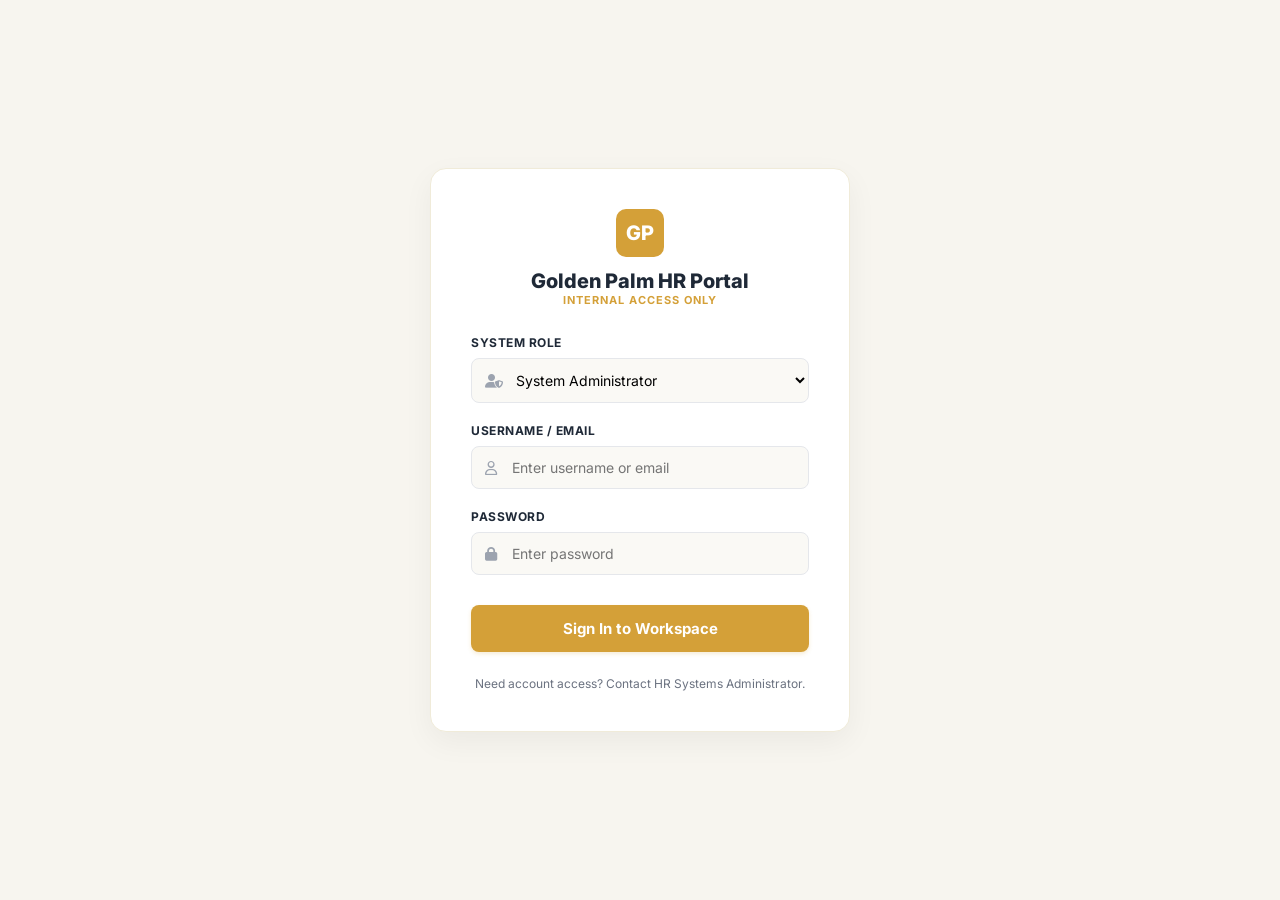
<file: index.html>
<!DOCTYPE html>
<html lang="en">
<head>
    <meta charset="UTF-8">
    <script src="auth-guard.js"></script>
    <meta name="viewport" content="width=device-width, initial-scale=1.0">
    <title>Golden Palm Hotel Control Center - Hotel Workforce Pro</title>
    <!-- FontAwesome Icons -->
    <link rel="stylesheet" href="https://cdnjs.cloudflare.com/ajax/libs/font-awesome/6.4.0/css/all.min.css">
    <!-- Google Fonts -->
    <link rel="stylesheet" href="https://fonts.googleapis.com/css2?family=Inter:wght@300;400;500;600;700;800&family=JetBrains+Mono:wght@400;500;600;700&display=swap">
    <style>
        :root {
            --bg-main: #f5f2eb;
            --sidebar-bg: #1e242d;
            --sidebar-text: #9aa3b0;
            --sidebar-hover: #29303d;
            --gold-primary: #c68a23;
            --gold-hover: #b27a1e;
            --gold-light: #fbf6ea;
            --gold-border: #f2e2be;
            --text-dark: #1b2128;
            --text-muted: #6b7280;
            --card-bg: #ffffff;
            --border-color: #ebe5d8;
            --input-bg: #f7f5ef;
            --danger-color: #dc2626;
            --danger-light: #fef2f2;
        }

        * {
            box-sizing: border-box;
            margin: 0;
            padding: 0;
            font-family: 'Inter', sans-serif;
            font-size: 15px;
        }

        body {
            background-color: var(--bg-main);
            color: var(--text-dark);
            display: flex;
            min-height: 100vh;
        }

        /* Sidebar Navigation */
        .sidebar {
            width: 280px;
            background-color: var(--sidebar-bg);
            display: flex;
            flex-direction: column;
            justify-content: space-between;
            flex-shrink: 0;
        }

        .brand-header {
            padding: 24px 20px;
            display: flex;
            align-items: center;
            gap: 12px;
        }

        .logo-box {
            background-color: var(--gold-primary);
            color: #fff;
            font-weight: 800;
            font-size: 18px;
            width: 42px;
            height: 42px;
            border-radius: 8px;
            display: flex;
            align-items: center;
            justify-content: center;
        }

        .brand-title {
            color: #ffffff;
            font-weight: 700;
            font-size: 18px;
            line-height: 1.2;
        }

        .brand-subtitle {
            color: #8c97a8;
            font-size: 12px;
            text-transform: uppercase;
            letter-spacing: 0.5px;
            font-weight: 600;
        }

        .nav-section {
            padding: 10px 0;
        }

        .section-label {
            color: #556070;
            font-size: 12px;
            font-weight: 700;
            text-transform: uppercase;
            letter-spacing: 1px;
            padding: 12px 24px 6px;
        }

        .nav-item {
            display: flex;
            align-items: center;
            justify-content: space-between;
            padding: 13px 24px;
            color: var(--sidebar-text);
            text-decoration: none;
            font-weight: 500;
            transition: all 0.2s;
            cursor: pointer;
        }

        .nav-item:hover {
            background-color: var(--sidebar-hover);
            color: #ffffff;
        }

        .nav-item.active {
            background-color: rgba(198, 138, 35, 0.15);
            color: var(--gold-primary);
            border-left: 4px solid var(--gold-primary);
        }

        .nav-left {
            display: flex;
            align-items: center;
            gap: 14px;
        }

        .nav-left i {
            width: 20px;
            font-size: 18px;
            text-align: center;
        }

        .nav-tag {
            font-size: 11px;
            background: rgba(255, 255, 255, 0.08);
            padding: 2px 6px;
            border-radius: 4px;
            color: #79879c;
            font-family: 'JetBrains Mono', monospace;
        }

        .sidebar-footer {
            padding: 20px 24px;
            border-top: 1px solid #2b3342;
            display: flex;
            align-items: center;
            gap: 12px;
            cursor: pointer;
            transition: background 0.2s;
        }

        .sidebar-footer:hover {
            background: #252d38;
        }

        .avatar {
            width: 40px;
            height: 40px;
            border-radius: 50%;
            background-color: #384252;
            color: var(--gold-primary);
            display: flex;
            align-items: center;
            justify-content: center;
            font-weight: 700;
            font-size: 15px;
        }

        .user-info {
            display: flex;
            flex-direction: column;
        }

        .user-name {
            color: #ffffff;
            font-size: 15px;
            font-weight: 600;
        }

        .user-role {
            color: var(--sidebar-text);
            font-size: 13px;
        }

        /* Main Workspace Layout */
        .main-wrapper {
            flex-grow: 1;
            display: flex;
            flex-direction: column;
            overflow-x: hidden;
        }

        .top-navbar {
            height: 64px;
            padding: 0 40px;
            display: flex;
            align-items: center;
            justify-content: space-between;
        }

        .breadcrumb {
            font-size: 14px;
            color: #737b88;
        }

        .breadcrumb span {
            color: var(--text-dark);
            font-weight: 600;
        }

        .top-actions {
            display: flex;
            align-items: center;
            gap: 20px;
            position: relative;
        }

        .notification-btn {
            background: none;
            border: none;
            font-size: 20px;
            color: #4b5563;
            cursor: pointer;
            position: relative;
            padding: 6px;
        }

        .notification-btn:hover {
            color: var(--text-dark);
        }

        .top-user-profile {
            display: flex;
            align-items: center;
            gap: 10px;
            cursor: pointer;
            padding: 4px 8px;
            border-radius: 8px;
            transition: background 0.2s;
        }

        .top-user-profile:hover {
            background: rgba(0, 0, 0, 0.04);
        }

        /* Profile Dropdown Menu */
        .dropdown-menu {
            display: none;
            position: absolute;
            top: 50px;
            right: 0;
            background: #ffffff;
            border: 1px solid var(--border-color);
            border-radius: 10px;
            width: 220px;
            box-shadow: 0 10px 20px rgba(0,0,0,0.08);
            z-index: 500;
            overflow: hidden;
        }

        .dropdown-menu.show {
            display: block;
        }

        .dropdown-item {
            padding: 12px 18px;
            display: flex;
            align-items: center;
            gap: 10px;
            color: var(--text-dark);
            text-decoration: none;
            font-size: 14px;
            font-weight: 500;
            cursor: pointer;
            transition: background 0.2s;
        }

        .dropdown-item:hover {
            background-color: var(--input-bg);
        }

        .dropdown-divider {
            height: 1px;
            background: var(--border-color);
        }

        /* Content Container */
        .content-container {
            padding: 10px 40px 40px;
        }

        .dashboard-header {
            display: flex;
            align-items: flex-start;
            justify-content: space-between;
            margin-bottom: 24px;
        }

        .page-subtitle {
            color: var(--gold-primary);
            font-size: 13px;
            font-weight: 700;
            letter-spacing: 1.5px;
            text-transform: uppercase;
            margin-bottom: 6px;
        }

        .page-title {
            font-size: 34px;
            font-weight: 800;
            color: var(--text-dark);
            letter-spacing: -0.5px;
            margin-bottom: 6px;
        }

        .page-description {
            color: #647082;
            font-size: 15px;
        }

        .btn-gold-action {
            background-color: var(--gold-primary);
            color: #ffffff;
            border: none;
            padding: 12px 20px;
            border-radius: 8px;
            font-weight: 700;
            font-size: 14px;
            cursor: pointer;
            display: flex;
            align-items: center;
            gap: 8px;
            box-shadow: 0 2px 4px rgba(198, 138, 35, 0.25);
            transition: background 0.2s;
            text-decoration: none;
        }

        .btn-gold-action:hover {
            background-color: var(--gold-hover);
        }

        /* Top 4 KPI Metrics Row */
        .kpi-row {
            display: grid;
            grid-template-columns: repeat(4, 1fr);
            gap: 20px;
            margin-bottom: 28px;
        }

        .kpi-card {
            background: var(--card-bg);
            border: 1px solid var(--border-color);
            border-radius: 12px;
            padding: 22px;
            display: flex;
            flex-direction: column;
            justify-content: space-between;
            box-shadow: 0 1px 3px rgba(0, 0, 0, 0.02);
            position: relative;
        }

        .kpi-head {
            display: flex;
            align-items: center;
            justify-content: space-between;
            margin-bottom: 16px;
        }

        .kpi-title {
            font-size: 12px;
            font-weight: 700;
            color: #6b7280;
            letter-spacing: 0.8px;
            text-transform: uppercase;
        }

        .kpi-icon-box {
            width: 36px;
            height: 36px;
            border-radius: 8px;
            background-color: #fbf6ea;
            color: var(--gold-primary);
            display: flex;
            align-items: center;
            justify-content: center;
            font-size: 15px;
        }

        .kpi-value {
            font-size: 30px;
            font-weight: 800;
            color: var(--text-dark);
            letter-spacing: -0.5px;
            margin-bottom: 6px;
        }

        .kpi-meta {
            font-size: 13px;
            color: #6b7280;
        }

        .kpi-meta-highlight {
            color: var(--gold-primary);
            font-weight: 600;
        }

        /* Main Dashboard Grid */
        .dashboard-grid {
            display: grid;
            grid-template-columns: 2.2fr 1fr;
            gap: 24px;
        }

        /* Modules Section */
        .modules-panel {
            background: var(--card-bg);
            border: 1px solid var(--border-color);
            border-radius: 12px;
            padding: 24px;
            margin-bottom: 24px;
        }

        .modules-header {
            display: flex;
            align-items: center;
            justify-content: space-between;
            margin-bottom: 4px;
        }

        .panel-heading {
            font-size: 18px;
            font-weight: 700;
            color: var(--text-dark);
        }

        .panel-subtext {
            font-size: 14px;
            color: var(--text-muted);
            margin-bottom: 20px;
        }

        .module-badge-total {
            font-size: 12px;
            font-weight: 600;
            color: #8c97a8;
            font-family: 'JetBrains Mono', monospace;
        }

        .modules-grid {
            display: grid;
            grid-template-columns: repeat(3, 1fr);
            gap: 16px;
        }

        .module-card {
            border: 1px solid var(--border-color);
            border-radius: 10px;
            padding: 18px;
            background-color: #ffffff;
            display: flex;
            flex-direction: column;
            justify-content: space-between;
            min-height: 140px;
            transition: transform 0.2s, border-color 0.2s, box-shadow 0.2s;
            cursor: pointer;
            text-decoration: none;
        }

        .module-card:hover {
            transform: translateY(-2px);
            border-color: var(--gold-primary);
            box-shadow: 0 4px 12px rgba(198, 138, 35, 0.08);
        }

        .module-card-top {
            display: flex;
            justify-content: space-between;
            align-items: flex-start;
            margin-bottom: 12px;
        }

        .module-number {
            font-size: 11px;
            font-weight: 700;
            color: var(--gold-primary);
            font-family: 'JetBrains Mono', monospace;
        }

        .module-icon {
            color: var(--gold-primary);
            font-size: 15px;
        }

        .module-title {
            font-size: 14px;
            font-weight: 700;
            color: var(--text-dark);
            margin-bottom: 4px;
        }

        .module-desc {
            font-size: 12px;
            color: #717d8d;
            line-height: 1.4;
            margin-bottom: 16px;
        }

        .module-link {
            font-size: 12px;
            font-weight: 700;
            color: var(--gold-primary);
            display: flex;
            align-items: center;
            gap: 6px;
        }

        /* Attendance Pulse Panel */
        .attendance-pulse-panel {
            background: var(--card-bg);
            border: 1px solid var(--border-color);
            border-radius: 12px;
            padding: 24px;
        }

        .dept-row {
            display: flex;
            align-items: center;
            justify-content: space-between;
            margin-bottom: 14px;
        }

        .dept-name {
            font-size: 14px;
            font-weight: 600;
            color: var(--text-dark);
            width: 140px;
        }

        .progress-bar-bg {
            flex-grow: 1;
            height: 10px;
            background-color: var(--input-bg);
            border-radius: 6px;
            overflow: hidden;
            margin: 0 16px;
        }

        .progress-fill {
            height: 100%;
            background-color: var(--gold-primary);
            border-radius: 6px;
        }

        .dept-percent {
            font-size: 13px;
            font-weight: 700;
            color: var(--text-dark);
            width: 45px;
            text-align: right;
        }

        /* Right Side Panels */
        .side-panel-box {
            background: var(--card-bg);
            border: 1px solid var(--border-color);
            border-radius: 12px;
            padding: 24px;
            margin-bottom: 24px;
        }

        .feed-item {
            padding: 14px 0;
            border-bottom: 1px solid #f2ece0;
            position: relative;
            padding-left: 18px;
        }

        .feed-item:last-child {
            border-bottom: none;
            padding-bottom: 0;
        }

        .feed-dot {
            width: 7px;
            height: 7px;
            background-color: var(--gold-primary);
            border-radius: 50%;
            position: absolute;
            left: 0;
            top: 20px;
        }

        .feed-title {
            font-size: 14px;
            font-weight: 700;
            color: var(--text-dark);
            margin-bottom: 3px;
        }

        .feed-desc {
            font-size: 13px;
            color: #6b7280;
            line-height: 1.4;
            margin-bottom: 4px;
        }

        .feed-time {
            font-size: 11px;
            font-family: 'JetBrains Mono', monospace;
            color: #9ca3af;
        }

        /* Quick Actions */
        .action-btn-outline {
            width: 100%;
            background-color: #ffffff;
            border: 1px solid var(--border-color);
            border-radius: 8px;
            padding: 14px 18px;
            margin-bottom: 12px;
            display: flex;
            align-items: center;
            gap: 12px;
            font-weight: 600;
            font-size: 14px;
            color: var(--text-dark);
            cursor: pointer;
            transition: all 0.2s;
            text-decoration: none;
        }

        .action-btn-outline:last-child {
            margin-bottom: 0;
        }

        .action-btn-outline:hover {
            border-color: var(--gold-primary);
            background-color: var(--gold-light);
            color: var(--gold-primary);
        }

        .action-btn-outline i {
            color: var(--gold-primary);
            font-size: 16px;
        }

        /* Modal Structure */
        .modal {
            display: none;
            position: fixed;
            top: 0;
            left: 0;
            width: 100%;
            height: 100%;
            background: rgba(0, 0, 0, 0.45);
            align-items: center;
            justify-content: center;
            z-index: 1000;
        }

        .modal-content {
            background: #fff;
            padding: 28px;
            border-radius: 12px;
            width: 500px;
            max-width: 90%;
            box-shadow: 0 10px 25px rgba(0,0,0,0.15);
        }

        .modal-header {
            font-weight: 700;
            font-size: 20px;
            margin-bottom: 6px;
        }

        .modal-subtext {
            font-size: 14px;
            color: var(--text-muted);
            margin-bottom: 20px;
        }

        .modal-footer {
            display: flex;
            justify-content: flex-end;
            gap: 10px;
            margin-top: 24px;
        }

        .btn-modal-close {
            background: #f3f4f6;
            color: #374151;
            border: none;
            padding: 10px 20px;
            border-radius: 8px;
            cursor: pointer;
            font-weight: 600;
        }
    </style>
</head>
<body>

<!-- Navigation Sidebar -->
<aside class="sidebar">
    <div>
        <div class="brand-header">
            <div class="logo-box">GP</div>
            <div>
                <div class="brand-title">Hotel Workforce Pro</div>
                <div class="brand-subtitle">GOLDEN PALM HOTEL</div>
            </div>
        </div>

        <div class="nav-section">
            <div class="section-label">WORKSPACE</div>
            <a href="index.html" class="nav-item active">
                <div class="nav-left"><i class="fa-solid fa-border-all"></i> Dashboard</div>
            </a>
            <a href="user-access-administration.html" class="nav-item">
                <div class="nav-left"><i class="fa-solid fa-shield-halved"></i> User Access & Administration</div>
                <span class="nav-tag">M1</span>
            </a>
            <a href="employee-profiles.html" class="nav-item">
                <div class="nav-left"><i class="fa-solid fa-user-group"></i> Employee Profiles</div>
                <span class="nav-tag">M2</span>
            </a>
            <a href="attendance-time-tracking.html" class="nav-item">
                <div class="nav-left"><i class="fa-solid fa-calendar-days"></i> Attendance & Time Tracking</div>
                <span class="nav-tag">M3</span>
            </a>
            <a href="leave-management.html" class="nav-item">
                <div class="nav-left"><i class="fa-regular fa-clipboard"></i> Leave Management</div>
                <span class="nav-tag">M4</span>
            </a>
            <a href="payroll-payslip-processing.html" class="nav-item">
                <div class="nav-left"><i class="fa-solid fa-file-invoice-dollar"></i> Payroll & Payslip Processing</div>
                <span class="nav-tag">M5</span>
            </a>
            <a href="performance-management.html" class="nav-item">
                <div class="nav-left"><i class="fa-solid fa-clipboard-check"></i> Performance Management</div>
                <span class="nav-tag">M6</span>
            </a>
            <a href="reporting-analytics.html" class="nav-item">
                <div class="nav-left"><i class="fa-solid fa-chart-line"></i> Reporting & Analytics</div>
                <span class="nav-tag">M7</span>
            </a>
        </div>

        <div class="nav-section">
            <div class="section-label">PERSONAL</div>
            <a href="my-profile.html" class="nav-item">
                <div class="nav-left"><i class="fa-regular fa-user"></i> My Profile</div>
            </a>
            <a href="account-security.html" class="nav-item">
                <div class="nav-left"><i class="fa-solid fa-lock"></i> Account Security</div>
            </a>
        </div>
    </div>

    <div class="sidebar-footer" onclick="toggleDropdown()">
        <div class="avatar">DJ</div>
        <div class="user-info">
            <div class="user-name">Dilhani Jayasinghe</div>
            <div class="user-role">System Admin</div>
        </div>
    </div>
</aside>

<!-- Main Workspace -->
<main class="main-wrapper">
    <header class="top-navbar">
        <div class="breadcrumb">
            Golden Palm / <span>Dashboard</span>
        </div>
        <div class="top-actions">
            <button class="notification-btn" onclick="openModal('Notifications', 'Active Alert Summary', '1. Engineering team attendance alert triggered.<br>2. August payroll cycle awaiting manager sign-off.')">
                <i class="fa-regular fa-bell"></i>
            </button>

            <div class="top-user-profile" onclick="toggleDropdown()">
                <div style="text-align: right;">
                    <div style="font-size: 15px; font-weight: 600;">Dilhani Jayasinghe</div>
                    <div style="font-size: 13px; color: var(--text-muted);">System Admin</div>
                </div>
                <div class="avatar" style="background-color: #e2e8f0; color: #475569;">DJ</div>
                <i class="fa-solid fa-chevron-down" style="font-size: 12px; color: #94a3b8;"></i>
            </div>

            <!-- Dropdown Menu -->
            <div class="dropdown-menu" id="profileDropdown">
                <a href="my-profile.html" class="dropdown-item">
                    <i class="fa-regular fa-user"></i> My Profile
                </a>
                <a href="account-security.html" class="dropdown-item">
                    <i class="fa-solid fa-lock"></i> Account Security
                </a>
                <div class="dropdown-divider"></div>
                <a href="login.html" class="dropdown-item" style="color: var(--danger-color);">
                    <i class="fa-solid fa-arrow-right-from-bracket"></i> Sign Out
                </a>
            </div>
        </div>
    </header>

    <section class="content-container">
        <div class="dashboard-header">
            <div>
                <div class="page-subtitle">OPERATIONS OVERVIEW - TUESDAY, 18 AUGUST 2026</div>
                <h1 class="page-title">Golden Palm Hotel Control Center</h1>
                <p class="page-description">A clear view of the people, time and decisions moving the hotel forward today.</p>
            </div>
            <a href="employee-profiles.html" class="btn-gold-action">
                <i class="fa-solid fa-user-group"></i> View workforce
            </a>
        </div>

        <!-- Metric KPI Summary Row -->
        <div class="kpi-row">
            <div class="kpi-card">
                <div class="kpi-head">
                    <span class="kpi-title">Total Workforce</span>
                    <div class="kpi-icon-box"><i class="fa-solid fa-user-group"></i></div>
                </div>
                <div>
                    <div class="kpi-value">184</div>
                    <div class="kpi-meta"><span class="kpi-meta-highlight">+6</span> team members this quarter</div>
                </div>
            </div>

            <div class="kpi-card">
                <div class="kpi-head">
                    <span class="kpi-title">Present Today</span>
                    <div class="kpi-icon-box"><i class="fa-regular fa-calendar-check"></i></div>
                </div>
                <div>
                    <div class="kpi-value">171</div>
                    <div class="kpi-meta">92.9% attendance · <span style="color: #d97706; font-weight: 600;">5 late</span></div>
                </div>
            </div>

            <div class="kpi-card">
                <div class="kpi-head">
                    <span class="kpi-title">Leave Requests</span>
                    <div class="kpi-icon-box"><i class="fa-regular fa-clipboard"></i></div>
                </div>
                <div>
                    <div class="kpi-value">04</div>
                    <div class="kpi-meta"><span class="kpi-meta-highlight">2 need manager review</span></div>
                </div>
            </div>

            <div class="kpi-card">
                <div class="kpi-head">
                    <span class="kpi-title">Payroll This Cycle</span>
                    <div class="kpi-icon-box"><i class="fa-solid fa-coins"></i></div>
                </div>
                <div>
                    <div class="kpi-value">LKR 4.28M</div>
                    <div class="kpi-meta">August batch · <span style="color: #d97706; font-weight: 600;">awaiting approval</span></div>
                </div>
            </div>
        </div>

        <!-- Main Workspace Grid -->
        <div class="dashboard-grid">
            <div>
                <!-- Modules Grid Panel -->
                <div class="modules-panel">
                    <div class="modules-header">
                        <div class="panel-heading">System Modules Directory</div>
                        <span class="module-badge-total">07 modules</span>
                    </div>
                    <div class="panel-subtext">Jump into the workspace you need.</div>

                    <div class="modules-grid">
                        <a href="user-access-administration.html" class="module-card">
                            <div>
                                <div class="module-card-top">
                                    <span class="module-number">M1</span>
                                    <i class="fa-solid fa-shield-halved module-icon"></i>
                                </div>
                                <div class="module-title">User Access & Administration</div>
                                <div class="module-desc">Manage user accounts, roles and access.</div>
                            </div>
                            <div class="module-link">Open module <i class="fa-solid fa-arrow-up-right-from-square" style="font-size: 10px;"></i></div>
                        </a>

                        <a href="employee-profiles.html" class="module-card">
                            <div>
                                <div class="module-card-top">
                                    <span class="module-number">M2</span>
                                    <i class="fa-solid fa-user-group module-icon"></i>
                                </div>
                                <div class="module-title">Employee Profiles</div>
                                <div class="module-desc">Maintain a trusted employee directory.</div>
                            </div>
                            <div class="module-link">Open module <i class="fa-solid fa-arrow-up-right-from-square" style="font-size: 10px;"></i></div>
                        </a>

                        <a href="attendance-time-tracking.html" class="module-card">
                            <div>
                                <div class="module-card-top">
                                    <span class="module-number">M3</span>
                                    <i class="fa-regular fa-calendar-check module-icon"></i>
                                </div>
                                <div class="module-title">Attendance & Time Tracking</div>
                                <div class="module-desc">Monitor daily attendance and time logs.</div>
                            </div>
                            <div class="module-link">Open module <i class="fa-solid fa-arrow-up-right-from-square" style="font-size: 10px;"></i></div>
                        </a>

                        <a href="leave-management.html" class="module-card">
                            <div>
                                <div class="module-card-top">
                                    <span class="module-number">M4</span>
                                    <i class="fa-regular fa-clipboard module-icon"></i>
                                </div>
                                <div class="module-title">Leave Management</div>
                                <div class="module-desc">Review and approve team leave.</div>
                            </div>
                            <div class="module-link">Open module <i class="fa-solid fa-arrow-up-right-from-square" style="font-size: 10px;"></i></div>
                        </a>

                        <a href="payroll-payslip-processing.html" class="module-card">
                            <div>
                                <div class="module-card-top">
                                    <span class="module-number">M5</span>
                                    <i class="fa-regular fa-envelope module-icon"></i>
                                </div>
                                <div class="module-title">Payroll & Payslip Processing</div>
                                <div class="module-desc">Prepare payroll and release payslips.</div>
                            </div>
                            <div class="module-link">Open module <i class="fa-solid fa-arrow-up-right-from-square" style="font-size: 10px;"></i></div>
                        </a>

                        <a href="performance-management.html" class="module-card">
                            <div>
                                <div class="module-card-top">
                                    <span class="module-number">M6</span>
                                    <i class="fa-regular fa-square-check module-icon"></i>
                                </div>
                                <div class="module-title">Performance Management</div>
                                <div class="module-desc">Track reviews and team performance.</div>
                            </div>
                            <div class="module-link">Open module <i class="fa-solid fa-arrow-up-right-from-square" style="font-size: 10px;"></i></div>
                        </a>

                        <a href="reporting-analytics.html" class="module-card">
                            <div>
                                <div class="module-card-top">
                                    <span class="module-number">M7</span>
                                    <i class="fa-solid fa-chart-line module-icon"></i>
                                </div>
                                <div class="module-title">Reporting & Analytics</div>
                                <div class="module-desc">Read the hotel through operational data.</div>
                            </div>
                            <div class="module-link">Open module <i class="fa-solid fa-arrow-up-right-from-square" style="font-size: 10px;"></i></div>
                        </a>
                    </div>
                </div>

                <!-- Attendance Pulse Panel -->
                <div class="attendance-pulse-panel">
                    <div class="panel-heading" style="margin-bottom: 4px;">Attendance pulse</div>
                    <div class="panel-subtext" style="margin-bottom: 20px;">Today by department</div>

                    <div class="dept-row">
                        <span class="dept-name">Front Office</span>
                        <div class="progress-bar-bg"><div class="progress-fill" style="width: 96%;"></div></div>
                        <span class="dept-percent">96%</span>
                    </div>
                    <div class="dept-row">
                        <span class="dept-name">Housekeeping</span>
                        <div class="progress-bar-bg"><div class="progress-fill" style="width: 92%;"></div></div>
                        <span class="dept-percent">92%</span>
                    </div>
                    <div class="dept-row">
                        <span class="dept-name">Food & Beverage</span>
                        <div class="progress-bar-bg"><div class="progress-fill" style="width: 94%;"></div></div>
                        <span class="dept-percent">94%</span>
                    </div>
                    <div class="dept-row">
                        <span class="dept-name">Engineering</span>
                        <div class="progress-bar-bg"><div class="progress-fill" style="width: 88%;"></div></div>
                        <span class="dept-percent">88%</span>
                    </div>
                </div>
            </div>

            <!-- Right Side Section: Feed & Quick Actions -->
            <div>
                <!-- Management Feed -->
                <div class="side-panel-box">
                    <div class="panel-heading" style="margin-bottom: 4px;">Management feed</div>
                    <div class="panel-subtext" style="margin-bottom: 16px;">The latest movement across the hotel</div>

                    <div class="feed-item">
                        <div class="feed-dot"></div>
                        <div class="feed-title">Payroll cycle completed</div>
                        <div class="feed-desc">August payroll was finalized for 184 employees.</div>
                        <div class="feed-time">Today , 09:45</div>
                    </div>

                    <div class="feed-item">
                        <div class="feed-dot"></div>
                        <div class="feed-title">Attendance exception detected</div>
                        <div class="feed-desc">Engineering attendance fell below the 93% alert level.</div>
                        <div class="feed-time">Today , 08:20</div>
                    </div>

                    <div class="feed-item">
                        <div class="feed-dot"></div>
                        <div class="feed-title">Leave request submitted</div>
                        <div class="feed-desc">Nadeesha Fernando requested five days of annual leave.</div>
                        <div class="feed-time">Yesterday , 16:32</div>
                    </div>

                    <div class="feed-item">
                        <div class="feed-dot"></div>
                        <div class="feed-title">Profile updated</div>
                        <div class="feed-desc">A new Finance Manager profile was activated.</div>
                        <div class="feed-time">Yesterday , 14:10</div>
                    </div>
                </div>

                <!-- Quick Actions -->
                <div class="side-panel-box">
                    <div class="panel-heading" style="margin-bottom: 16px;">Quick actions</div>

                    <a href="attendance-time-tracking.html" class="action-btn-outline">
                        <i class="fa-regular fa-calendar-check"></i> Record attendance
                    </a>

                    <a href="leave-management.html" class="action-btn-outline">
                        <i class="fa-regular fa-clipboard"></i> Review leave requests
                    </a>

                    <a href="reporting-analytics.html" class="action-btn-outline">
                        <i class="fa-solid fa-chart-line"></i> Open reports center
                    </a>
                </div>
            </div>
        </div>
    </section>
</main>

<!-- Modal Dialog Window -->
<div class="modal" id="systemModal">
    <div class="modal-content">
        <div class="modal-header" id="modalTitle">System Dialog</div>
        <div class="modal-subtext" id="modalSubtext">Module Information</div>
        <div id="modalBody" style="font-size: 14px; color: var(--text-dark); line-height: 1.5;"></div>
        <div class="modal-footer">
            <button class="btn-modal-close" onclick="closeModal()">Close</button>
        </div>
    </div>
</div>

<!-- Scripting -->
<script>
    function toggleDropdown() {
        const dropdown = document.getElementById('profileDropdown');
        dropdown.classList.toggle('show');
    }

    window.addEventListener('click', function(e) {
        const profileArea = document.querySelector('.top-user-profile');
        const dropdown = document.getElementById('profileDropdown');
        if (!profileArea.contains(e.target)) {
            dropdown.classList.remove('show');
        }
    });

    function openModal(title, subtext, content) {
        document.getElementById('modalTitle').innerText = title;
        document.getElementById('modalSubtext').innerText = subtext;
        document.getElementById('modalBody').innerHTML = content;
        document.getElementById('systemModal').style.display = 'flex';
    }

    function closeModal() {
        document.getElementById('systemModal').style.display = 'none';
    }
</script>
</body>
</html>
</file>
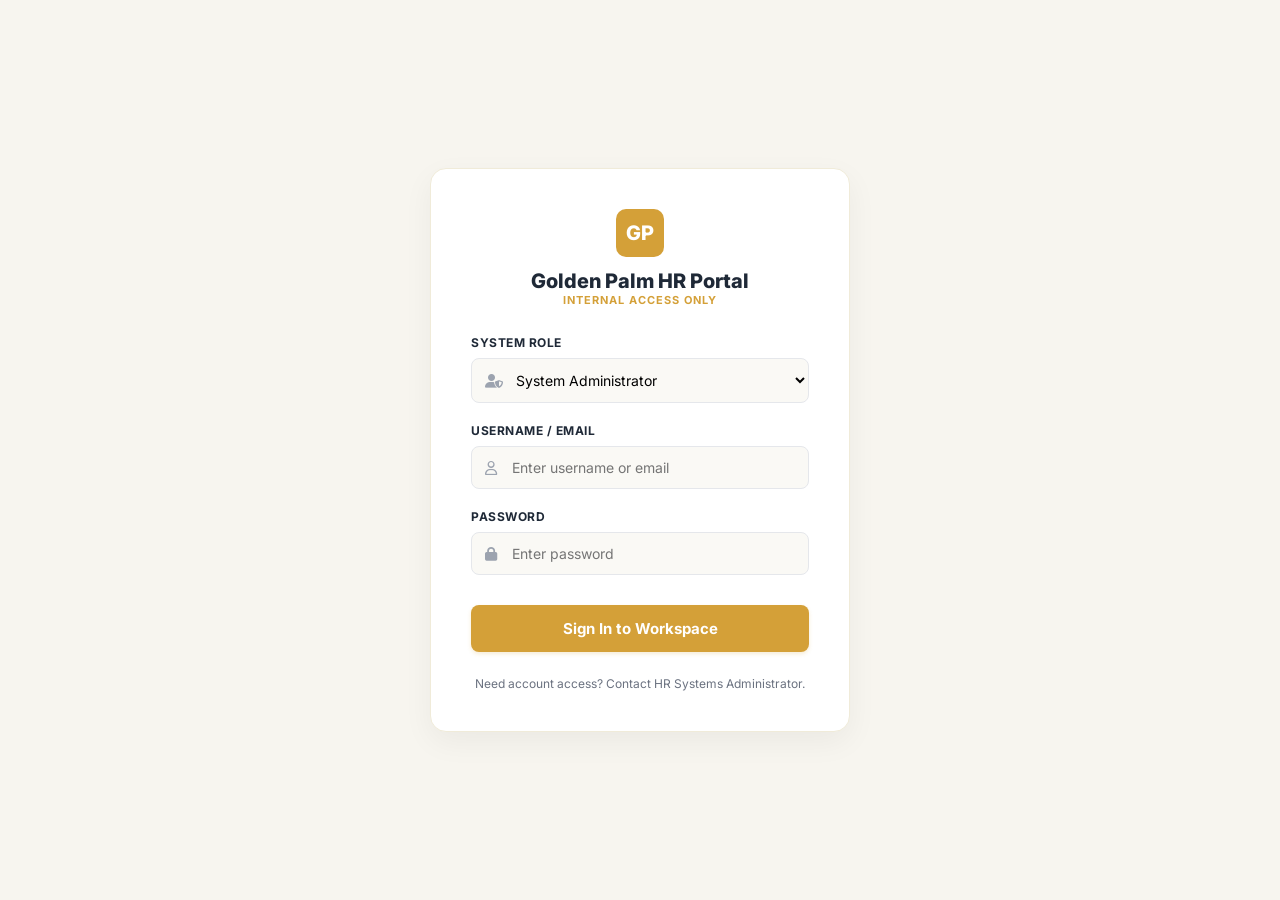
<file: account-security.html>
<!DOCTYPE html>
<html lang="en">
<head>
    <meta charset="UTF-8">
    <script src="auth-guard.js"></script>
    <meta name="viewport" content="width=device-width, initial-scale=1.0">
    <title>Account Security - Hotel Workforce Pro</title>

    <!-- FontAwesome Icons -->
    <link rel="stylesheet" href="https://cdnjs.cloudflare.com/ajax/libs/font-awesome/6.4.0/css/all.min.css">
    <!-- Google Fonts -->
    <link rel="stylesheet" href="https://fonts.googleapis.com/css2?family=Inter:wght@300;400;500;600;700;800&family=JetBrains+Mono:wght@400;500;600;700&display=swap">
    <style>
        :root {
            --bg-main: #f5f2eb;
            --sidebar-bg: #1e242d;
            --sidebar-text: #9aa3b0;
            --sidebar-hover: #29303d;
            --gold-primary: #c68a23;
            --gold-hover: #b27a1e;
            --gold-light: #fbf6ea;
            --gold-border: #f2e2be;
            --text-dark: #1b2128;
            --text-muted: #6b7280;
            --card-bg: #ffffff;
            --border-color: #ebe5d8;
            --input-bg: #f7f5ef;
            --danger-color: #dc2626;
            --danger-light: #fef2f2;
            --danger-border: #fecaca;
        }

        * {
            box-sizing: border-box;
            margin: 0;
            padding: 0;
            font-family: 'Inter', sans-serif;
            font-size: 15px;
        }

        body {
            background-color: var(--bg-main);
            color: var(--text-dark);
            display: flex;
            min-height: 100vh;
        }

        /* Sidebar Navigation */
        .sidebar {
            width: 280px;
            background-color: var(--sidebar-bg);
            display: flex;
            flex-direction: column;
            justify-content: space-between;
            flex-shrink: 0;
        }

        .brand-header {
            padding: 24px 20px;
            display: flex;
            align-items: center;
            gap: 12px;
        }

        .logo-box {
            background-color: var(--gold-primary);
            color: #fff;
            font-weight: 800;
            font-size: 18px;
            width: 42px;
            height: 42px;
            border-radius: 8px;
            display: flex;
            align-items: center;
            justify-content: center;
        }

        .brand-title {
            color: #ffffff;
            font-weight: 700;
            font-size: 18px;
            line-height: 1.2;
        }

        .brand-subtitle {
            color: #8c97a8;
            font-size: 12px;
            text-transform: uppercase;
            letter-spacing: 0.5px;
            font-weight: 600;
        }

        .nav-section {
            padding: 10px 0;
        }

        .section-label {
            color: #556070;
            font-size: 12px;
            font-weight: 700;
            text-transform: uppercase;
            letter-spacing: 1px;
            padding: 12px 24px 6px;
        }

        .nav-item {
            display: flex;
            align-items: center;
            justify-content: space-between;
            padding: 13px 24px;
            color: var(--sidebar-text);
            text-decoration: none;
            font-weight: 500;
            transition: all 0.2s;
            cursor: pointer;
        }

        .nav-item:hover {
            background-color: var(--sidebar-hover);
            color: #ffffff;
        }

        .nav-item.active {
            background-color: rgba(198, 138, 35, 0.15);
            color: var(--gold-primary);
            border-left: 4px solid var(--gold-primary);
        }

        .nav-left {
            display: flex;
            align-items: center;
            gap: 14px;
        }

        .nav-left i {
            width: 20px;
            font-size: 18px;
            text-align: center;
        }

        .nav-tag {
            font-size: 11px;
            background: rgba(255, 255, 255, 0.08);
            padding: 2px 6px;
            border-radius: 4px;
            color: #79879c;
            font-family: 'JetBrains Mono', monospace;
        }

        .sidebar-footer {
            padding: 20px 24px;
            border-top: 1px solid #2b3342;
            display: flex;
            align-items: center;
            gap: 12px;
            cursor: pointer;
        }

        .avatar {
            width: 40px;
            height: 40px;
            border-radius: 50%;
            background-color: #384252;
            color: var(--gold-primary);
            display: flex;
            align-items: center;
            justify-content: center;
            font-weight: 700;
            font-size: 15px;
        }

        .user-info {
            display: flex;
            flex-direction: column;
        }

        .user-name {
            color: #ffffff;
            font-size: 15px;
            font-weight: 600;
        }

        .user-role {
            color: var(--sidebar-text);
            font-size: 13px;
        }

        /* Main Workspace Layout */
        .main-wrapper {
            flex-grow: 1;
            display: flex;
            flex-direction: column;
            overflow-x: hidden;
        }

        .top-navbar {
            height: 64px;
            padding: 0 40px;
            display: flex;
            align-items: center;
            justify-content: space-between;
        }

        .breadcrumb {
            font-size: 14px;
            color: #737b88;
        }

        .breadcrumb span {
            color: var(--text-dark);
            font-weight: 600;
        }

        .top-actions {
            position: relative;
            display: flex;
            align-items: center;
            gap: 20px;
        }

        .notification-btn {
            background: none;
            border: none;
            font-size: 20px;
            color: #4b5563;
            cursor: pointer;
        }

        .top-user-profile {
            display: flex;
            align-items: center;
            gap: 10px;
            cursor: pointer;
        }

        /* Content Container */
        .content-container {
            padding: 10px 40px 40px;
        }

        .page-subtitle {
            color: var(--gold-primary);
            font-size: 13px;
            font-weight: 700;
            letter-spacing: 1.5px;
            text-transform: uppercase;
            margin-bottom: 6px;
        }

        .page-title {
            font-size: 34px;
            font-weight: 800;
            color: var(--text-dark);
            letter-spacing: -0.5px;
            margin-bottom: 6px;
        }

        .page-description {
            color: #647082;
            font-size: 15px;
            margin-bottom: 28px;
        }

        /* Content Grid Layout */
        .security-grid {
            display: grid;
            grid-template-columns: 2fr 1fr;
            gap: 24px;
        }

        .panel-box {
            background: var(--card-bg);
            border-radius: 12px;
            border: 1px solid var(--border-color);
            padding: 28px;
            margin-bottom: 24px;
            box-shadow: 0 1px 3px rgba(0, 0, 0, 0.02);
        }

        .panel-title-sm {
            font-size: 18px;
            font-weight: 700;
            color: var(--text-dark);
            margin-bottom: 4px;
        }

        .panel-desc-sm {
            font-size: 14px;
            color: var(--text-muted);
            margin-bottom: 24px;
        }

        /* Form Styling */
        .form-group {
            display: flex;
            flex-direction: column;
            gap: 8px;
            margin-bottom: 20px;
        }

        .form-row {
            display: grid;
            grid-template-columns: 1fr 1fr;
            gap: 20px;
            margin-bottom: 24px;
        }

        .form-label {
            font-size: 13px;
            font-weight: 700;
            color: var(--text-dark);
        }

        .form-input {
            width: 100%;
            padding: 12px 16px;
            border: 1px solid var(--border-color);
            border-radius: 8px;
            background-color: var(--input-bg);
            font-size: 14px;
            color: var(--text-dark);
            outline: none;
            transition: border-color 0.2s;
        }

        .form-input:focus {
            border-color: var(--gold-primary);
            background-color: #ffffff;
        }

        .btn-primary-wide {
            width: 100%;
            background-color: var(--gold-primary);
            color: #ffffff;
            border: none;
            padding: 14px;
            border-radius: 8px;
            font-weight: 700;
            font-size: 15px;
            cursor: pointer;
            display: flex;
            align-items: center;
            justify-content: center;
            gap: 10px;
            box-shadow: 0 2px 4px rgba(198, 138, 35, 0.25);
            transition: background 0.2s;
        }

        .btn-primary-wide:hover {
            background-color: var(--gold-hover);
        }

        /* Active Sessions List */
        .session-item {
            display: flex;
            align-items: flex-start;
            justify-content: space-between;
            padding: 16px 0;
            border-bottom: 1px solid #f2ece0;
        }

        .session-item:last-child {
            border-bottom: none;
        }

        .session-left {
            display: flex;
            gap: 12px;
        }

        .session-dot {
            width: 8px;
            height: 8px;
            background-color: var(--gold-primary);
            border-radius: 50%;
            margin-top: 6px;
        }

        .session-title {
            font-size: 14px;
            font-weight: 700;
            color: var(--text-dark);
            margin-bottom: 4px;
        }

        .session-details {
            font-size: 12px;
            color: #6b7280;
            line-height: 1.5;
        }

        .session-time {
            font-size: 11px;
            font-family: 'JetBrains Mono', monospace;
            color: #9ca3af;
            margin-top: 2px;
        }

        .session-close-btn {
            background: none;
            border: none;
            color: #9ca3af;
            font-size: 14px;
            cursor: pointer;
            padding: 2px 6px;
            transition: color 0.2s;
        }

        .session-close-btn:hover {
            color: var(--text-dark);
        }

        .btn-signout-other {
            width: 100%;
            background-color: #ffffff;
            color: var(--danger-color);
            border: 1px solid #fecaca;
            padding: 12px;
            border-radius: 8px;
            font-weight: 600;
            font-size: 14px;
            cursor: pointer;
            display: flex;
            align-items: center;
            justify-content: center;
            gap: 8px;
            margin-top: 16px;
            transition: all 0.2s;
        }

        .btn-signout-other:hover {
            background-color: var(--danger-light);
            border-color: var(--danger-color);
        }

        /* Notice Banner Box */
        .info-notice-box {
            background-color: #fbf6ea;
            border: 1px solid var(--gold-border);
            border-radius: 12px;
            padding: 18px 20px;
            display: flex;
            gap: 14px;
            align-items: flex-start;
        }

        .info-notice-box i {
            color: var(--gold-primary);
            font-size: 18px;
            margin-top: 2px;
        }

        .info-notice-text {
            font-size: 13px;
            color: #4b5563;
            line-height: 1.5;
        }

        /* Modal Dialog */
        .modal {
            display: none;
            position: fixed;
            top: 0;
            left: 0;
            width: 100%;
            height: 100%;
            background: rgba(0, 0, 0, 0.45);
            align-items: center;
            justify-content: center;
            z-index: 1000;
        }

        .modal-content {
            background: #fff;
            padding: 28px;
            border-radius: 12px;
            width: 520px;
            max-width: 90%;
            box-shadow: 0 10px 25px rgba(0,0,0,0.15);
        }

        .modal-header {
            font-weight: 700;
            font-size: 20px;
            margin-bottom: 6px;
        }

        .modal-subtext {
            font-size: 14px;
            color: var(--text-muted);
            margin-bottom: 20px;
        }

        .modal-footer {
            display: flex;
            justify-content: flex-end;
            gap: 10px;
            margin-top: 24px;
        }

        .btn-cancel {
            background: #f3f4f6;
            color: #374151;
            border: none;
            padding: 10px 20px;
            border-radius: 8px;
            cursor: pointer;
            font-weight: 600;
        }

        /* Profile Dropdown Menu */
        .dropdown-menu {
            display: none;
            position: absolute;
            top: 50px;
            right: 0;
            background: #ffffff;
            border: 1px solid var(--border-color);
            border-radius: 10px;
            width: 220px;
            box-shadow: 0 10px 20px rgba(0,0,0,0.08);
            z-index: 500;
            overflow: hidden;
        }

        .dropdown-menu.show {
            display: block;
        }

        .dropdown-item {
            padding: 12px 18px;
            display: flex;
            align-items: center;
            gap: 10px;
            color: var(--text-dark);
            text-decoration: none;
            font-size: 14px;
            font-weight: 500;
            cursor: pointer;
            transition: background 0.2s;
        }

        .dropdown-item:hover {
            background-color: var(--input-bg);
        }

        .dropdown-divider {
            height: 1px;
            background: var(--border-color);
        }
    </style>
</head>
<body>

<!-- Left Navigation Sidebar -->
<aside class="sidebar">
    <div>
        <div class="brand-header">
            <div class="logo-box">GP</div>
            <div>
                <div class="brand-title">Hotel Workforce Pro</div>
                <div class="brand-subtitle">GOLDEN PALM HOTEL</div>
            </div>
        </div>

        <div class="nav-section">
            <div class="section-label">WORKSPACE</div>
            <a href="index.html" class="nav-item">
                <div class="nav-left"><i class="fa-solid fa-border-all"></i> Dashboard</div>
            </a>
            <a href="user-access-administration.html" class="nav-item">
                <div class="nav-left"><i class="fa-solid fa-shield-halved"></i> User Access & Administration</div>
                <span class="nav-tag">M1</span>
            </a>
            <a href="employee-profiles.html" class="nav-item">
                <div class="nav-left"><i class="fa-solid fa-user-group"></i> Employee Profiles</div>
                <span class="nav-tag">M2</span>
            </a>
            <a href="attendance-time-tracking.html" class="nav-item">
                <div class="nav-left"><i class="fa-solid fa-calendar-days"></i> Attendance & Time Tracking</div>
                <span class="nav-tag">M3</span>
            </a>
            <a href="leave-management.html" class="nav-item">
                <div class="nav-left"><i class="fa-regular fa-clipboard"></i> Leave Management</div>
                <span class="nav-tag">M4</span>
            </a>
            <a href="payroll-payslip-processing.html" class="nav-item">
                <div class="nav-left"><i class="fa-solid fa-file-invoice-dollar"></i> Payroll & Payslip Processing</div>
                <span class="nav-tag">M5</span>
            </a>
            <a href="performance-management.html" class="nav-item">
                <div class="nav-left"><i class="fa-solid fa-clipboard-check"></i> Performance Management</div>
                <span class="nav-tag">M6</span>
            </a>
            <a href="reporting-analytics.html" class="nav-item">
                <div class="nav-left"><i class="fa-solid fa-chart-line"></i> Reporting & Analytics</div>
                <span class="nav-tag">M7</span>
            </a>
        </div>

        <div class="nav-section">
            <div class="section-label">PERSONAL</div>
            <a href="my-profile.html" class="nav-item">
                <div class="nav-left"><i class="fa-regular fa-user"></i> My Profile</div>
            </a>
            <a href="account-security.html" class="nav-item active">
                <div class="nav-left"><i class="fa-solid fa-lock"></i> Account Security</div>
            </a>
        </div>
    </div>

    <div class="sidebar-footer" onclick="toggleDropdown()">
        <div class="avatar">DJ</div>
        <div class="user-info">
            <div class="user-name">Dilhani Jayasinghe</div>
            <div class="user-role">System Admin</div>
        </div>
    </div>
</aside>

<!-- Main Content Workspace -->
<main class="main-wrapper">
    <header class="top-navbar">
        <div class="breadcrumb">
            Golden Palm / <span>Workspace</span>
        </div>
        <div class="top-actions">
            <button class="notification-btn" onclick="triggerAlert('Notifications', 'No unread alerts.')">
                <i class="fa-regular fa-bell"></i>
            </button>
            <div class="top-user-profile" onclick="toggleDropdown()">
                <div style="text-align: right;">
                    <div style="font-size: 15px; font-weight: 600;" class="user-name">Dilhani Jayasinghe</div>
                    <div style="font-size: 13px; color: var(--text-muted);" class="user-role">System Admin</div>
                </div>
                <div class="avatar" style="background-color: #e2e8f0; color: #475569;">DJ</div>
                <i class="fa-solid fa-chevron-down" style="font-size: 12px; color: #94a3b8;"></i>
            </div>

            <!-- Profile Dropdown Menu -->
            <div class="dropdown-menu" id="profileDropdown">
                <a href="my-profile.html" class="dropdown-item">
                    <i class="fa-regular fa-user"></i> My Profile
                </a>
                <a href="account-security.html" class="dropdown-item">
                    <i class="fa-solid fa-lock"></i> Account Security
                </a>
                <div class="dropdown-divider"></div>
                <a href="login.html" class="dropdown-item" style="color: var(--danger-color);">
                    <i class="fa-solid fa-arrow-right-from-bracket"></i> Sign Out
                </a>
            </div>
        </div>
    </header>

    <section class="content-container">
        <div class="page-subtitle">PERSONAL WORKSPACE - MODULE 1</div>
        <h1 class="page-title">Account Security</h1>
        <p class="page-description">Keep your sign-in details and active sessions under review.</p>

        <div class="security-grid">
            <!-- Left Main Section: Change Password -->
            <div>
                <div class="panel-box">
                    <div class="panel-title-sm">Change password</div>
                    <div class="panel-desc-sm">Use a strong password that you do not reuse elsewhere.</div>

                    <form id="passwordForm" onsubmit="handlePasswordUpdate(event)">
                        <div class="form-group">
                            <label class="form-label">Current password</label>
                            <input type="password" class="form-input" id="currentPassword" required placeholder="••••••••••••">
                        </div>

                        <div class="form-row">
                            <div class="form-group" style="margin-bottom: 0;">
                                <label class="form-label">New password</label>
                                <input type="password" class="form-input" id="newPassword" required placeholder="••••••••••••">
                            </div>
                            <div class="form-group" style="margin-bottom: 0;">
                                <label class="form-label">Confirm new password</label>
                                <input type="password" class="form-input" id="confirmPassword" required placeholder="••••••••••••">
                            </div>
                        </div>

                        <button type="submit" class="btn-primary-wide" style="margin-top: 24px;">
                            <i class="fa-solid fa-key"></i> Update password
                        </button>
                    </form>
                </div>
            </div>

            <!-- Right Side Section: Active Sessions & Prototype Warning -->
            <div>
                <div class="panel-box">
                    <div class="panel-title-sm" style="margin-bottom: 18px;">Active login sessions</div>

                    <div id="sessionList">
                        <div class="session-item" id="session-1">
                            <div class="session-left">
                                <div class="session-dot"></div>
                                <div>
                                    <div class="session-title">This device</div>
                                    <div class="session-details">Chrome · Windows · Colombo</div>
                                    <div class="session-time">Active now</div>
                                </div>
                            </div>
                            <button class="session-close-btn" onclick="terminateSession('session-1', 'This device')"><i class="fa-solid fa-xmark"></i></button>
                        </div>

                        <div class="session-item" id="session-2">
                            <div class="session-left">
                                <div class="session-dot"></div>
                                <div>
                                    <div class="session-title">Mobile session</div>
                                    <div class="session-details">Safari · iPhone · Colombo</div>
                                    <div class="session-time">Last seen 12 min ago</div>
                                </div>
                            </div>
                            <button class="session-close-btn" onclick="terminateSession('session-2', 'Mobile session')"><i class="fa-solid fa-xmark"></i></button>
                        </div>
                    </div>

                    <button class="btn-signout-other" onclick="signOutOtherSessions()">
                        <i class="fa-solid fa-arrow-right-from-bracket"></i> Sign out other sessions
                    </button>
                </div>

                <!-- Additional System Controls Box -->
                <div class="info-notice-box">
                    <i class="fa-regular fa-shield-check"></i>
                    <div class="info-notice-text">
                        Account security controls are synchronized securely with the backend database.
                    </div>
                </div>
            </div>
        </div>
    </section>
</main>

<!-- Modal Dialog for Interactivity -->
<div class="modal" id="systemModal">
    <div class="modal-content">
        <div class="modal-header" id="modalTitle">System Dialog</div>
        <div class="modal-subtext" id="modalSubtext">Account Security</div>
        <div id="modalBody" style="font-size: 14px; color: var(--text-dark);"></div>
        <div class="modal-footer">
            <button class="btn-cancel" onclick="closeModal()">Close</button>
        </div>
    </div>
</div>

<!-- Scripting and Interactivity -->
<script>
    function toggleDropdown() {
        const dropdown = document.getElementById('profileDropdown');
        dropdown.classList.toggle('show');
    }

    window.onclick = function(event) {
        if (!event.target.closest('.top-user-profile') && !event.target.closest('.sidebar-footer')) {
            const dropdowns = document.getElementsByClassName('dropdown-menu');
            for (let i = 0; i < dropdowns.length; i++) {
                dropdowns[i].classList.remove('show');
            }
        }
    };

    function triggerAlert(title, text) {
        document.getElementById('modalTitle').innerText = title;
        document.getElementById('modalSubtext').innerText = text;
        document.getElementById('modalBody').innerHTML = '';
        document.getElementById('systemModal').style.display = 'flex';
    }

    function closeModal() {
        document.getElementById('systemModal').style.display = 'none';
    }

    async function handlePasswordUpdate(e) {
        e.preventDefault();
        const newPass = document.getElementById('newPassword').value;
        const confirmPass = document.getElementById('confirmPassword').value;

        if (newPass !== confirmPass) {
            triggerAlert('Password Error', 'New password and confirm password do not match.');
            return;
        }

        const loggedInUser = sessionStorage.getItem("loggedInUser");

        try {
            const response = await fetch('/api/auth/change-password', {
                method: 'POST',
                headers: {
                    'Content-Type': 'application/json'
                },
                credentials: 'include',
                body: JSON.stringify({
                    username: loggedInUser,
                    newPassword: newPass
                })
            });

            if (response.ok) {
                triggerAlert('Password Updated', 'Your account password has been successfully updated in the database.');
                document.getElementById('passwordForm').reset();
            } else {
                const errText = await response.text();
                triggerAlert('Update Failed', errText || 'Could not update password.');
            }
        } catch (error) {
            triggerAlert('Connection Error', 'A network error occurred: ' + error.message);
        }
    }

    function terminateSession(id, name) {
        const elem = document.getElementById(id);
        if (elem) {
            elem.remove();
            triggerAlert('Session Terminated', `The session "${name}" has been logged out.`);
        }
    }

    function signOutOtherSessions() {
        const mobileSession = document.getElementById('session-2');
        if (mobileSession) {
            mobileSession.remove();
        }
        document.getElementById('modalTitle').innerText = 'Sessions Signed Out';
        document.getElementById('modalSubtext').innerText = 'Active Session Management';
        document.getElementById('modalBody').innerHTML = `
                <p>All active login sessions except your current device have been signed out.</p>
            `;
        document.getElementById('systemModal').style.display = 'flex';
    }
</script>
</body>
</html>
</file>
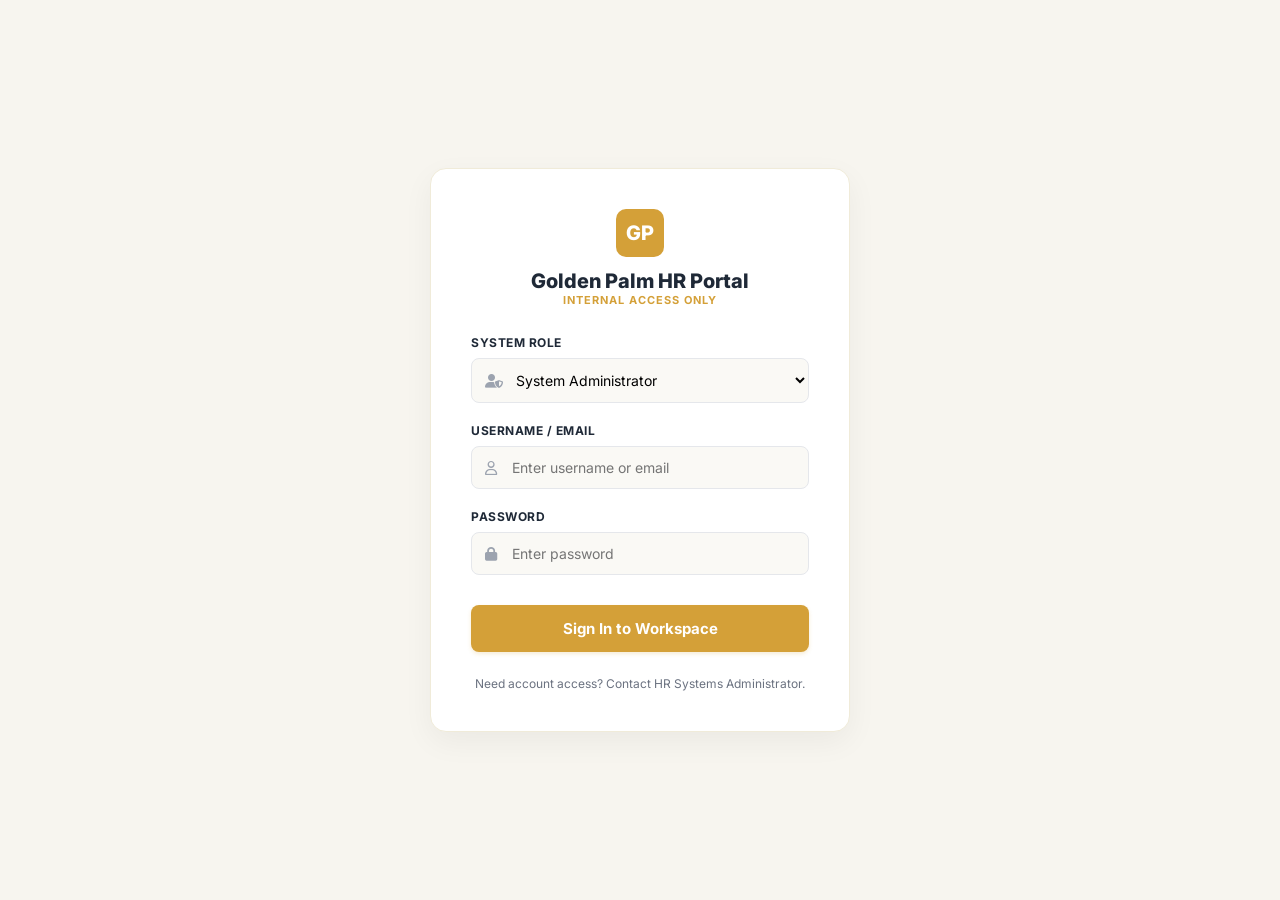
<file: login.html>
<!DOCTYPE html>
<html lang="en">
<head>
    <meta charset="UTF-8">
    <meta name="viewport" content="width=device-width, initial-scale=1.0">
    <title>Login - Hotel Workforce Pro</title>
    <link rel="stylesheet" href="https://cdnjs.cloudflare.com/ajax/libs/font-awesome/6.4.0/css/all.min.css">
    <link rel="stylesheet" href="https://fonts.googleapis.com/css2?family=Inter:wght@300;400;500;600;700;800&display=swap">
    <style>
        :root {
            --bg-main: #f7f5ef;
            --sidebar-bg: #1c222b;
            --gold-primary: #d4a038;
            --text-dark: #1f2937;
            --text-muted: #6b7280;
            --border-color: #f0ebd9;
        }

        * { box-sizing: border-box; margin: 0; padding: 0; font-family: 'Inter', sans-serif; }

        body {
            background-color: var(--bg-main);
            height: 100vh;
            display: flex;
            align-items: center;
            justify-content: center;
        }

        .login-card {
            background: #ffffff;
            border: 1px solid var(--border-color);
            border-radius: 16px;
            width: 420px;
            padding: 40px;
            box-shadow: 0 10px 30px rgba(0,0,0,0.05);
        }

        .brand-header {
            text-align: center;
            margin-bottom: 28px;
        }

        .logo-box {
            background-color: var(--gold-primary);
            color: #fff;
            font-weight: 800;
            font-size: 20px;
            width: 48px;
            height: 48px;
            border-radius: 10px;
            display: flex;
            align-items: center;
            justify-content: center;
            margin: 0 auto 12px;
        }

        .brand-title {
            font-size: 20px;
            font-weight: 800;
            color: var(--text-dark);
        }

        .brand-subtitle {
            color: var(--gold-primary);
            font-size: 11px;
            text-transform: uppercase;
            letter-spacing: 1px;
            font-weight: 700;
        }

        .form-group {
            margin-bottom: 20px;
        }

        .form-group label {
            display: block;
            font-size: 12px;
            font-weight: 700;
            color: var(--text-dark);
            margin-bottom: 8px;
            text-transform: uppercase;
            letter-spacing: 0.5px;
        }

        .input-wrapper {
            position: relative;
        }

        .input-wrapper i {
            position: absolute;
            left: 14px;
            top: 50%;
            transform: translateY(-50%);
            color: #9ca3af;
            font-size: 14px;
        }

        .form-control {
            width: 100%;
            padding: 12px 14px 12px 40px;
            border: 1px solid #e5e7eb;
            border-radius: 8px;
            font-size: 14px;
            outline: none;
            background-color: #faf9f5;
        }

        .form-control:focus {
            border-color: var(--gold-primary);
            background-color: #ffffff;
        }

        select.form-control {
            padding-left: 40px;
            cursor: pointer;
        }

        .btn-login {
            width: 100%;
            background-color: var(--gold-primary);
            color: #ffffff;
            border: none;
            padding: 14px;
            border-radius: 8px;
            font-size: 15px;
            font-weight: 700;
            cursor: pointer;
            box-shadow: 0 2px 4px rgba(212, 160, 56, 0.2);
            transition: opacity 0.2s;
            margin-top: 10px;
        }

        .btn-login:hover { opacity: 0.95; }

        .footer-note {
            text-align: center;
            font-size: 12px;
            color: var(--text-muted);
            margin-top: 24px;
        }
    </style>
</head>
<body>

<div class="login-card">
    <div class="brand-header">
        <div class="logo-box">GP</div>
        <div class="brand-title">Golden Palm HR Portal</div>
        <div class="brand-subtitle">Internal Access Only</div>
    </div>

    <form onsubmit="handleLogin(event)">
        <div class="form-group">
            <label>System Role</label>
            <div class="input-wrapper">
                <i class="fa-solid fa-user-shield"></i>
                <select class="form-control" id="userRole" required>
                    <option value="System Admin">System Administrator</option>
                    <option value="Admin">Admin</option>
                    <option value="HR Manager">HR Manager</option>
                    <option value="Finance Manager">Finance Manager</option>
                    <option value="Department Manager">Department Manager</option>
                    <option value="Staff">Staff / Employee</option>
                </select>
            </div>
        </div>

        <div class="form-group">
            <label>Username / Email</label>
            <div class="input-wrapper">
                <i class="fa-regular fa-user"></i>
                <input type="text" class="form-control" id="loginUsername" placeholder="Enter username or email" required>
            </div>
        </div>

        <div class="form-group">
            <label>Password</label>
            <div class="input-wrapper">
                <i class="fa-solid fa-lock"></i>
                <input type="password" class="form-control" id="loginPassword" placeholder="Enter password" required>
            </div>
        </div>

        <button type="submit" class="btn-login">Sign In to Workspace</button>
    </form>

    <div class="footer-note">
        Need account access? Contact HR Systems Administrator.
    </div>
</div>

<script>
    async function handleLogin(e) {
        e.preventDefault();

        const usernameInput = document.getElementById('loginUsername');
        const passwordInput = document.getElementById('loginPassword');
        const roleSelect = document.getElementById('userRole');

        const payload = {
            username: usernameInput ? usernameInput.value.trim() : '',
            password: passwordInput ? passwordInput.value.trim() : ''
        };

        try {
            const response = await fetch('/api/auth/login', {
                method: 'POST',
                headers: { 'Content-Type': 'application/json' },
                body: JSON.stringify(payload)
            });

            if (response.ok) {
                const data = await response.json();
                sessionStorage.setItem("loggedInUser", data.username || usernameInput.value.trim());
                sessionStorage.setItem("userRole", data.role || roleSelect.value);

                // Redirect directly to Dashboard for all roles
                window.location.href = "index.html";
            } else {
                const errorMsg = await response.text();
                alert("Login failed: " + errorMsg);
            }
        } catch (err) {
            alert("Server connection failed. Please ensure the Spring Boot backend is running.");
        }
    }
</script>
</body>
</html>
</file>
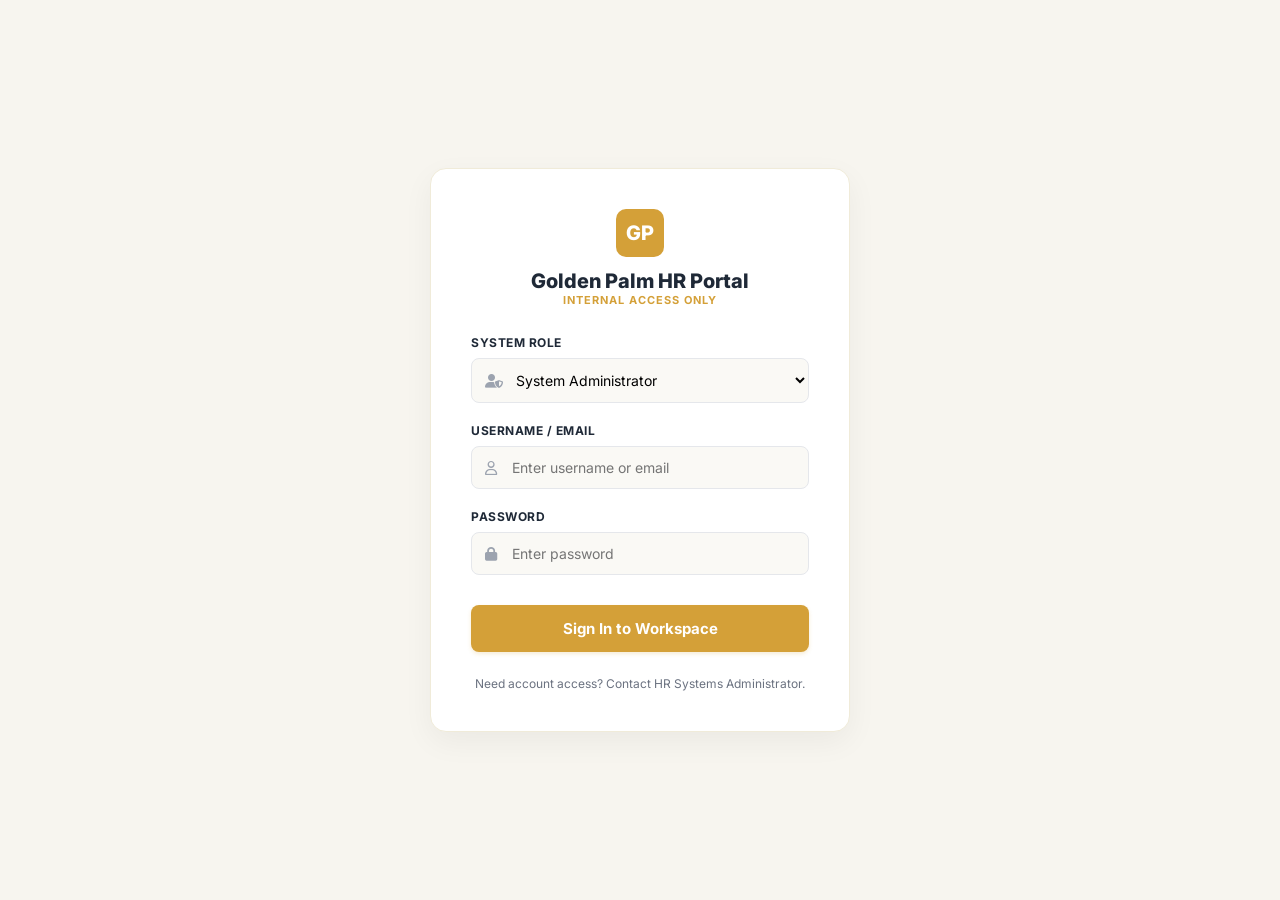
<file: my-profile.html>
<!DOCTYPE html>
<html lang="en">
<head>
    <meta charset="UTF-8">
    <script src="auth-guard.js"></script>
    <meta name="viewport" content="width=device-width, initial-scale=1.0">
    <title>My Profile - Hotel Workforce Pro</title>
    <!-- FontAwesome Icons -->
    <link rel="stylesheet" href="https://cdnjs.cloudflare.com/ajax/libs/font-awesome/6.4.0/css/all.min.css">
    <!-- Google Fonts -->
    <link rel="stylesheet" href="https://fonts.googleapis.com/css2?family=Inter:wght@300;400;500;600;700;800&family=JetBrains+Mono:wght@400;500;600;700&display=swap">
    <style>
        :root {
            --bg-main: #f5f2eb;
            --sidebar-bg: #1e242d;
            --sidebar-text: #9aa3b0;
            --sidebar-hover: #29303d;
            --gold-primary: #c68a23;
            --gold-hover: #b27a1e;
            --gold-light: #fbf6ea;
            --gold-border: #f2e2be;
            --text-dark: #1b2128;
            --text-muted: #6b7280;
            --card-bg: #ffffff;
            --border-color: #ebe5d8;
            --input-bg: #f7f5ef;
            --danger-color: #dc2626;
        }

        * {
            box-sizing: border-box;
            margin: 0;
            padding: 0;
            font-family: 'Inter', sans-serif;
            font-size: 15px;
        }

        body {
            background-color: var(--bg-main);
            color: var(--text-dark);
            display: flex;
            min-height: 100vh;
        }

        .sidebar {
            width: 280px;
            background-color: var(--sidebar-bg);
            display: flex;
            flex-direction: column;
            justify-content: space-between;
            flex-shrink: 0;
        }

        .brand-header {
            padding: 24px 20px;
            display: flex;
            align-items: center;
            gap: 12px;
        }

        .logo-box {
            background-color: var(--gold-primary);
            color: #fff;
            font-weight: 800;
            font-size: 18px;
            width: 42px;
            height: 42px;
            border-radius: 8px;
            display: flex;
            align-items: center;
            justify-content: center;
        }

        .brand-title {
            color: #ffffff;
            font-weight: 700;
            font-size: 18px;
            line-height: 1.2;
        }

        .brand-subtitle {
            color: #8c97a8;
            font-size: 12px;
            text-transform: uppercase;
            letter-spacing: 0.5px;
            font-weight: 600;
        }

        .nav-section {
            padding: 10px 0;
        }

        .section-label {
            color: #556070;
            font-size: 12px;
            font-weight: 700;
            text-transform: uppercase;
            letter-spacing: 1px;
            padding: 12px 24px 6px;
        }

        .nav-item {
            display: flex;
            align-items: center;
            justify-content: space-between;
            padding: 13px 24px;
            color: var(--sidebar-text);
            text-decoration: none;
            font-weight: 500;
            transition: all 0.2s;
            cursor: pointer;
        }

        .nav-item:hover {
            background-color: var(--sidebar-hover);
            color: #ffffff;
        }

        .nav-item.active {
            background-color: rgba(198, 138, 35, 0.15);
            color: var(--gold-primary);
            border-left: 4px solid var(--gold-primary);
        }

        .nav-left {
            display: flex;
            align-items: center;
            gap: 14px;
        }

        .nav-left i {
            width: 20px;
            font-size: 18px;
            text-align: center;
        }

        .nav-tag {
            font-size: 11px;
            background: rgba(255, 255, 255, 0.08);
            padding: 2px 6px;
            border-radius: 4px;
            color: #79879c;
            font-family: 'JetBrains Mono', monospace;
        }

        .sidebar-footer {
            padding: 20px 24px;
            border-top: 1px solid #2b3342;
            display: flex;
            align-items: center;
            gap: 12px;
            cursor: pointer;
            transition: background 0.2s;
        }

        .sidebar-footer:hover {
            background: #252d38;
        }

        .avatar {
            width: 40px;
            height: 40px;
            border-radius: 50%;
            background-color: #384252;
            color: var(--gold-primary);
            display: flex;
            align-items: center;
            justify-content: center;
            font-weight: 700;
            font-size: 15px;
        }

        .user-info {
            display: flex;
            flex-direction: column;
        }

        .user-name {
            color: #ffffff;
            font-size: 15px;
            font-weight: 600;
        }

        .user-role {
            color: var(--sidebar-text);
            font-size: 13px;
        }

        .main-wrapper {
            flex-grow: 1;
            display: flex;
            flex-direction: column;
            overflow-x: hidden;
        }

        .top-navbar {
            height: 64px;
            padding: 0 40px;
            display: flex;
            align-items: center;
            justify-content: space-between;
        }

        .breadcrumb {
            font-size: 14px;
            color: #737b88;
        }

        .breadcrumb span {
            color: var(--text-dark);
            font-weight: 600;
        }

        .top-actions {
            display: flex;
            align-items: center;
            gap: 20px;
            position: relative;
        }

        .notification-btn {
            background: none;
            border: none;
            font-size: 20px;
            color: #4b5563;
            cursor: pointer;
            padding: 6px;
        }

        .notification-btn:hover {
            color: var(--text-dark);
        }

        .top-user-profile {
            display: flex;
            align-items: center;
            gap: 10px;
            cursor: pointer;
            padding: 4px 8px;
            border-radius: 8px;
            transition: background 0.2s;
        }

        .top-user-profile:hover {
            background: rgba(0, 0, 0, 0.04);
        }

        .dropdown-menu {
            display: none;
            position: absolute;
            top: 50px;
            right: 0;
            background: #ffffff;
            border: 1px solid var(--border-color);
            border-radius: 10px;
            width: 220px;
            box-shadow: 0 10px 20px rgba(0,0,0,0.08);
            z-index: 500;
            overflow: hidden;
        }

        .dropdown-menu.show {
            display: block;
        }

        .dropdown-item {
            padding: 12px 18px;
            display: flex;
            align-items: center;
            gap: 10px;
            color: var(--text-dark);
            text-decoration: none;
            font-size: 14px;
            font-weight: 500;
            cursor: pointer;
            transition: background 0.2s;
        }

        .dropdown-item:hover {
            background-color: var(--input-bg);
        }

        .dropdown-divider {
            height: 1px;
            background: var(--border-color);
        }

        .content-container {
            padding: 10px 40px 40px;
        }

        .page-subtitle {
            color: var(--gold-primary);
            font-size: 13px;
            font-weight: 700;
            letter-spacing: 1.5px;
            text-transform: uppercase;
            margin-bottom: 6px;
        }

        .page-title {
            font-size: 34px;
            font-weight: 800;
            color: var(--text-dark);
            letter-spacing: -0.5px;
            margin-bottom: 6px;
        }

        .page-description {
            color: #647082;
            font-size: 15px;
            margin-bottom: 28px;
        }

        .profile-grid {
            display: grid;
            grid-template-columns: 2fr 1fr;
            gap: 24px;
        }

        .panel-box {
            background: var(--card-bg);
            border-radius: 12px;
            border: 1px solid var(--border-color);
            padding: 28px;
            margin-bottom: 24px;
            box-shadow: 0 1px 3px rgba(0, 0, 0, 0.02);
        }

        .profile-header-name {
            font-size: 20px;
            font-weight: 700;
            color: var(--text-dark);
            margin-bottom: 4px;
        }

        .profile-header-role {
            font-size: 14px;
            color: var(--text-muted);
            margin-bottom: 24px;
        }

        .user-card-inline {
            display: flex;
            align-items: center;
            gap: 16px;
            margin-bottom: 24px;
        }

        .large-avatar {
            width: 64px;
            height: 64px;
            border-radius: 50%;
            background-color: #fbf6ea;
            color: var(--gold-primary);
            display: flex;
            align-items: center;
            justify-content: center;
            font-size: 22px;
            font-weight: 800;
            border: 1px solid var(--gold-border);
        }

        .user-card-name {
            font-size: 18px;
            font-weight: 700;
            color: var(--text-dark);
        }

        .user-card-id {
            font-size: 13px;
            color: var(--text-muted);
            font-weight: 500;
            margin-top: 2px;
        }

        .tab-bar {
            display: inline-flex;
            background-color: #f3efe6;
            padding: 4px;
            border-radius: 8px;
            margin-bottom: 28px;
        }

        .tab-btn {
            padding: 8px 18px;
            border: none;
            background: transparent;
            font-size: 14px;
            font-weight: 600;
            color: #6b7280;
            border-radius: 6px;
            cursor: pointer;
            transition: all 0.2s;
        }

        .tab-btn.active {
            background-color: #ffffff;
            color: var(--text-dark);
            box-shadow: 0 1px 3px rgba(0,0,0,0.08);
        }

        .tab-content {
            display: none;
        }

        .tab-content.active {
            display: block;
        }

        .form-row {
            display: grid;
            grid-template-columns: 1fr 1fr;
            gap: 20px;
            margin-bottom: 20px;
        }

        .form-group {
            display: flex;
            flex-direction: column;
            gap: 8px;
            margin-bottom: 16px;
        }

        .form-group.full-width {
            margin-bottom: 24px;
        }

        .form-label {
            font-size: 13px;
            font-weight: 700;
            color: var(--text-dark);
        }

        .form-input, .form-textarea {
            width: 100%;
            padding: 12px 16px;
            border: 1px solid var(--border-color);
            border-radius: 8px;
            background-color: var(--input-bg);
            font-size: 14px;
            color: var(--text-dark);
            outline: none;
            transition: border-color 0.2s;
        }

        .form-input:focus, .form-textarea:focus {
            border-color: var(--gold-primary);
            background-color: #ffffff;
        }

        .form-textarea {
            resize: vertical;
            min-height: 100px;
        }

        .btn-primary-wide {
            width: 100%;
            background-color: var(--gold-primary);
            color: #ffffff;
            border: none;
            padding: 14px;
            border-radius: 8px;
            font-weight: 700;
            font-size: 15px;
            cursor: pointer;
            display: flex;
            align-items: center;
            justify-content: center;
            gap: 10px;
            box-shadow: 0 2px 4px rgba(198, 138, 35, 0.25);
            transition: background 0.2s;
        }

        .btn-primary-wide:hover {
            background-color: var(--gold-hover);
        }

        .panel-title-sm {
            font-size: 16px;
            font-weight: 700;
            color: var(--text-dark);
            margin-bottom: 20px;
        }

        .detail-item {
            display: flex;
            align-items: flex-start;
            gap: 14px;
            padding-bottom: 20px;
            margin-bottom: 20px;
            border-bottom: 1px solid #f2ece0;
        }

        .detail-item:last-child {
            border-bottom: none;
            padding-bottom: 0;
            margin-bottom: 0;
        }

        .detail-icon {
            color: var(--gold-primary);
            background-color: var(--gold-light);
            width: 38px;
            height: 38px;
            border-radius: 8px;
            display: flex;
            align-items: center;
            justify-content: center;
            font-size: 16px;
            border: 1px solid var(--gold-border);
            flex-shrink: 0;
        }

        .detail-label {
            font-size: 14px;
            font-weight: 700;
            color: var(--text-dark);
            margin-bottom: 2px;
        }

        .detail-sub {
            font-size: 12px;
            color: var(--text-muted);
        }

        .session-banner {
            background-color: #fbf8f0;
            border: 1px solid var(--gold-border);
            border-radius: 8px;
            padding: 14px 16px;
            display: flex;
            align-items: center;
            gap: 12px;
            font-size: 13px;
            color: #4b5563;
            margin-bottom: 18px;
        }

        .session-banner i {
            color: var(--gold-primary);
            font-size: 16px;
        }

        .btn-secondary-outline {
            width: 100%;
            background-color: #ffffff;
            color: var(--text-dark);
            border: 1px solid var(--border-color);
            padding: 12px;
            border-radius: 8px;
            font-weight: 600;
            font-size: 14px;
            cursor: pointer;
            transition: all 0.2s;
        }

        .btn-secondary-outline:hover {
            background-color: #f9f8f5;
            border-color: #d1c8b8;
        }

        .modal {
            display: none;
            position: fixed;
            top: 0;
            left: 0;
            width: 100%;
            height: 100%;
            background: rgba(0, 0, 0, 0.45);
            align-items: center;
            justify-content: center;
            z-index: 1000;
        }

        .modal-content {
            background: #fff;
            padding: 28px;
            border-radius: 12px;
            width: 520px;
            max-width: 90%;
            box-shadow: 0 10px 25px rgba(0,0,0,0.15);
        }

        .modal-header {
            font-weight: 700;
            font-size: 20px;
            margin-bottom: 6px;
        }

        .modal-subtext {
            font-size: 14px;
            color: var(--text-muted);
            margin-bottom: 20px;
        }

        .modal-footer {
            display: flex;
            justify-content: flex-end;
            gap: 10px;
            margin-top: 24px;
        }

        .btn-cancel {
            background: #f3f4f6;
            color: #374151;
            border: none;
            padding: 10px 20px;
            border-radius: 8px;
            cursor: pointer;
            font-weight: 600;
        }
    </style>
</head>
<body>

<aside class="sidebar">
    <div>
        <div class="brand-header">
            <div class="logo-box">GP</div>
            <div>
                <div class="brand-title">Hotel Workforce Pro</div>
                <div class="brand-subtitle">GOLDEN PALM HOTEL</div>
            </div>
        </div>

        <div class="nav-section">
            <div class="section-label">WORKSPACE</div>
            <a href="index.html" class="nav-item">
                <div class="nav-left"><i class="fa-solid fa-border-all"></i> Dashboard</div>
            </a>
            <a href="user-access-administration.html" class="nav-item">
                <div class="nav-left"><i class="fa-solid fa-shield-halved"></i> User Access & Administration</div>
                <span class="nav-tag">M1</span>
            </a>
            <a href="employee-profiles.html" class="nav-item">
                <div class="nav-left"><i class="fa-solid fa-user-group"></i> Employee Profiles</div>
                <span class="nav-tag">M2</span>
            </a>
            <a href="attendance-time-tracking.html" class="nav-item">
                <div class="nav-left"><i class="fa-solid fa-calendar-days"></i> Attendance & Time Tracking</div>
                <span class="nav-tag">M3</span>
            </a>
            <a href="leave-management.html" class="nav-item">
                <div class="nav-left"><i class="fa-regular fa-clipboard"></i> Leave Management</div>
                <span class="nav-tag">M4</span>
            </a>
            <a href="payroll-payslip-processing.html" class="nav-item">
                <div class="nav-left"><i class="fa-solid fa-file-invoice-dollar"></i> Payroll & Payslip Processing</div>
                <span class="nav-tag">M5</span>
            </a>
            <a href="performance-management.html" class="nav-item">
                <div class="nav-left"><i class="fa-solid fa-clipboard-check"></i> Performance Management</div>
                <span class="nav-tag">M6</span>
            </a>
            <a href="reporting-analytics.html" class="nav-item">
                <div class="nav-left"><i class="fa-solid fa-chart-line"></i> Reporting & Analytics</div>
                <span class="nav-tag">M7</span>
            </a>
        </div>

        <div class="nav-section">
            <div class="section-label">PERSONAL</div>
            <a href="my-profile.html" class="nav-item active">
                <div class="nav-left"><i class="fa-regular fa-user"></i> My Profile</div>
            </a>
            <a href="account-security.html" class="nav-item">
                <div class="nav-left"><i class="fa-solid fa-lock"></i> Account Security</div>
            </a>
        </div>
    </div>

    <div class="sidebar-footer" onclick="toggleDropdown()">
        <div class="avatar user-initials">DJ</div>
        <div class="user-info">
            <div class="user-name user-name-display">Active User</div>
            <div class="user-role">System Admin</div>
        </div>
    </div>
</aside>

<main class="main-wrapper">
    <header class="top-navbar">
        <div class="breadcrumb">
            Golden Palm / <span>Personal</span>
        </div>
        <div class="top-actions">
            <button class="notification-btn" onclick="triggerAlert('Notifications', 'No unread alerts.')">
                <i class="fa-regular fa-bell"></i>
            </button>
            <div class="top-user-profile" onclick="toggleDropdown()">
                <div style="text-align: right;">
                    <div class="user-name-display" style="font-size: 15px; font-weight: 600;">Active User</div>
                    <div class="user-role" style="font-size: 13px; color: var(--text-muted);">System Admin</div>
                </div>
                <div class="avatar user-initials" style="background-color: #e2e8f0; color: #475569;">DJ</div>
                <i class="fa-solid fa-chevron-down" style="font-size: 12px; color: #94a3b8;"></i>
            </div>

            <div class="dropdown-menu" id="profileDropdown">
                <a href="my-profile.html" class="dropdown-item">
                    <i class="fa-regular fa-user"></i> My Profile
                </a>
                <a href="account-security.html" class="dropdown-item">
                    <i class="fa-solid fa-lock"></i> Account Security
                </a>
                <div class="dropdown-divider"></div>
                <a href="login.html" class="dropdown-item" style="color: var(--danger-color);" onclick="sessionStorage.clear();">
                    <i class="fa-solid fa-arrow-right-from-bracket"></i> Sign Out
                </a>
            </div>
        </div>
    </header>

    <section class="content-container">
        <div class="page-subtitle">PERSONAL WORKSPACE</div>
        <h1 class="page-title">My Profile</h1>
        <p class="page-description">Your personal and employment details at Golden Palm Hotel.</p>

        <div class="profile-grid">
            <div>
                <div class="panel-box">
                    <div class="profile-header-name user-name-display">Active User</div>
                    <div class="profile-header-role"><span class="user-role">System Admin</span> · Operations & Staffing</div>

                    <div class="user-card-inline">
                        <div class="large-avatar user-initials">DJ</div>
                        <div>
                            <div class="user-card-name user-name-display">Active User</div>
                            <div class="user-card-id">Staff ID : EMP-1001</div>
                        </div>
                    </div>

                    <div class="tab-bar">
                        <button class="tab-btn active" id="tabPersonal" onclick="switchTab('personal')">Personal information</button>
                        <button class="tab-btn" id="tabSecurity" onclick="switchTab('security')">Account security</button>
                    </div>

                    <!-- Personal Information Tab -->
                    <div class="tab-content active" id="contentPersonal">
                        <form id="profileForm" onsubmit="handleRequestUpdate(event)">
                            <div class="form-row">
                                <div class="form-group">
                                    <label class="form-label">Full name</label>
                                    <input type="text" class="form-input" id="fullName" value="">
                                </div>
                                <div class="form-group">
                                    <label class="form-label">NIC number</label>
                                    <input type="text" class="form-input" id="nicNumber" value="199012345678">
                                </div>
                            </div>

                            <div class="form-row">
                                <div class="form-group">
                                    <label class="form-label">Email address</label>
                                    <input type="email" class="form-input" id="emailAddress" value="">
                                </div>
                                <div class="form-group">
                                    <label class="form-label">Phone number</label>
                                    <input type="text" class="form-input" id="phoneNumber" value="+94 77 234 9910">
                                </div>
                            </div>

                            <div class="form-group full-width">
                                <label class="form-label">Residential address</label>
                                <textarea class="form-textarea" id="address">42 Palm Grove, Colombo 03</textarea>
                            </div>

                            <button type="submit" class="btn-primary-wide">
                                <i class="fa-regular fa-file-lines"></i> Request profile update
                            </button>
                        </form>
                    </div>

                    <!-- Account Security Tab (Password Update) -->
                    <div class="tab-content" id="contentSecurity">
                        <form id="passwordForm" onsubmit="handlePasswordChange(event)">
                            <div class="form-group">
                                <label class="form-label">New Password</label>
                                <input type="password" class="form-input" id="newPassword" placeholder="Enter new password" required>
                            </div>

                            <div class="form-group full-width">
                                <label class="form-label">Confirm New Password</label>
                                <input type="password" class="form-input" id="confirmPassword" placeholder="Confirm new password" required>
                            </div>

                            <button type="submit" class="btn-primary-wide">
                                <i class="fa-solid fa-key"></i> Update Password in Database
                            </button>
                        </form>
                    </div>
                </div>
            </div>

            <div>
                <div class="panel-box">
                    <div class="panel-title-sm">Employment details</div>

                    <div class="detail-item">
                        <div class="detail-icon"><i class="fa-solid fa-briefcase"></i></div>
                        <div>
                            <div class="detail-label user-role">System Admin</div>
                            <div class="detail-sub">Department / Role</div>
                        </div>
                    </div>

                    <div class="detail-item">
                        <div class="detail-icon"><i class="fa-regular fa-calendar"></i></div>
                        <div>
                            <div class="detail-label">14 March 2021</div>
                            <div class="detail-sub">Date of hire</div>
                        </div>
                    </div>

                    <div class="detail-item">
                        <div class="detail-icon"><i class="fa-solid fa-location-dot"></i></div>
                        <div>
                            <div class="detail-label">Colombo, Sri Lanka</div>
                            <div class="detail-sub">Work location</div>
                        </div>
                    </div>
                </div>

                <div class="panel-box" style="margin-bottom: 0;">
                    <div class="panel-title-sm">Active login sessions</div>

                    <div class="session-banner">
                        <i class="fa-solid fa-shield-halved"></i>
                        <span>Active session · Last seen now</span>
                    </div>

                    <button class="btn-secondary-outline" onclick="reviewSessions()">
                        Review sessions
                    </button>
                </div>
            </div>
        </div>
    </section>
</main>

<div class="modal" id="systemModal">
    <div class="modal-content">
        <div class="modal-header" id="modalTitle">System Dialog</div>
        <div class="modal-subtext" id="modalSubtext">Personal Workspace</div>
        <div id="modalBody" style="font-size: 14px; color: var(--text-dark);"></div>
        <div class="modal-footer">
            <button class="btn-cancel" onclick="closeModal()">Close</button>
        </div>
    </div>
</div>

<script>
    document.addEventListener("DOMContentLoaded", () => {
        const loggedUser = sessionStorage.getItem("loggedInUser") || "Active User";
        const loggedRole = sessionStorage.getItem("userRole") || "System Admin";

        // Generate Initials
        const initials = loggedUser.split(' ').map(n => n[0]).join('').substring(0, 2).toUpperCase();

        document.querySelectorAll('.user-name-display').forEach(el => el.textContent = loggedUser);
        document.querySelectorAll('.user-role').forEach(el => el.textContent = loggedRole);
        document.querySelectorAll('.user-initials').forEach(el => el.textContent = initials);

        const fullNameInput = document.getElementById('fullName');
        const emailInput = document.getElementById('emailAddress');

        if (fullNameInput) fullNameInput.value = loggedUser;
        if (emailInput && loggedUser.includes('@')) emailInput.value = loggedUser;
    });

    function toggleDropdown() {
        const dropdown = document.getElementById('profileDropdown');
        if (dropdown) dropdown.classList.toggle('show');
    }

    window.onclick = function(event) {
        if (!event.target.closest('.top-user-profile') && !event.target.closest('.sidebar-footer')) {
            const dropdowns = document.getElementsByClassName('dropdown-menu');
            for (let i = 0; i < dropdowns.length; i++) {
                dropdowns[i].classList.remove('show');
            }
        }
    };

    function triggerAlert(title, text) {
        document.getElementById('modalTitle').innerText = title;
        document.getElementById('modalSubtext').innerText = text;
        document.getElementById('modalBody').innerHTML = '';
        document.getElementById('systemModal').style.display = 'flex';
    }

    function closeModal() {
        document.getElementById('systemModal').style.display = 'none';
    }

    function switchTab(tab) {
        document.querySelectorAll('.tab-btn').forEach(btn => btn.classList.remove('active'));
        document.querySelectorAll('.tab-content').forEach(c => c.classList.remove('active'));

        if (tab === 'personal') {
            document.getElementById('tabPersonal').classList.add('active');
            document.getElementById('contentPersonal').classList.add('active');
        } else if (tab === 'security') {
            document.getElementById('tabSecurity').classList.add('active');
            document.getElementById('contentSecurity').classList.add('active');
        }
    }

    async function handlePasswordChange(e) {
        e.preventDefault();

        const newPassword = document.getElementById('newPassword').value;
        const confirmPassword = document.getElementById('confirmPassword').value;
        const username = sessionStorage.getItem("loggedInUser");

        if (newPassword !== confirmPassword) {
            triggerAlert("Password Error", "New passwords do not match!");
            return;
        }

        try {
            const response = await fetch('/api/auth/change-password', {
                method: 'POST',
                headers: { 'Content-Type': 'application/json' },
                body: JSON.stringify({
                    username: username,
                    newPassword: newPassword
                })
            });

            const resultText = await response.text();

            if (response.ok) {
                triggerAlert("Success", "Password updated successfully in the MySQL database!");
                document.getElementById('passwordForm').reset();
            } else {
                triggerAlert("Update Failed", resultText);
            }
        } catch (err) {
            triggerAlert("Server Error", "Could not connect to backend server.");
        }
    }

    function handleRequestUpdate(e) {
        e.preventDefault();
        const name = document.getElementById('fullName').value;
        const email = document.getElementById('emailAddress').value;

        document.getElementById('modalTitle').innerText = 'Profile Update Requested';
        document.getElementById('modalSubtext').innerText = 'Human Resources Approval Required';
        document.getElementById('modalBody').innerHTML = `
            <p>Your request to update profile details for <strong>${name}</strong> (${email}) has been submitted to HR.</p>
            <br>
            <p style="color: green; font-weight: 600;">✓ Request Ticket #REQ-8842 created.</p>
        `;
        document.getElementById('systemModal').style.display = 'flex';
    }

    function reviewSessions() {
        document.getElementById('modalTitle').innerText = 'Active Sessions';
        document.getElementById('modalSubtext').innerText = 'Current Authorized Logins';
        document.getElementById('modalBody').innerHTML = `
            <div style="display: flex; flex-direction: column; gap: 12px;">
                <div style="padding: 10px; border: 1px solid #ebe5d8; border-radius: 6px; background: #faf8f5;">
                    <strong>Current Active Session</strong><br>
                    <span style="font-size: 12px; color: #6b7280;">Colombo, Sri Lanka · Authenticated</span>
                </div>
            </div>
        `;
        document.getElementById('systemModal').style.display = 'flex';
    }
</script>
</body>
</html>
</file>
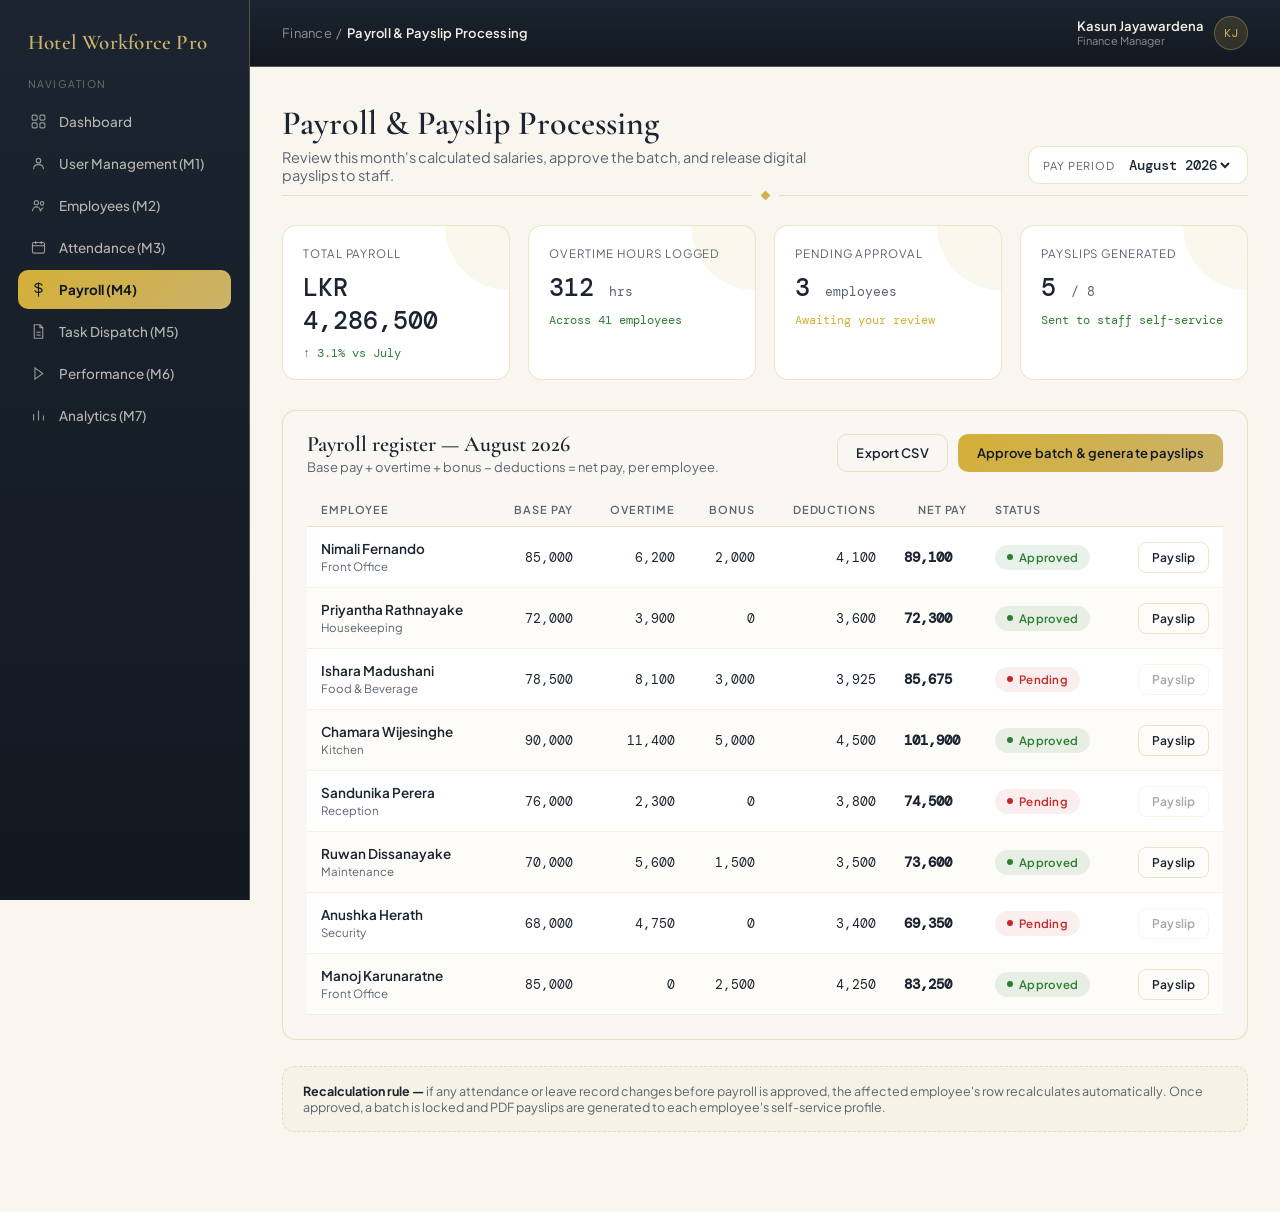
<file: payroll-payslip-processing(1).html>
<!DOCTYPE html>
<html lang="en">
<head>
<meta charset="UTF-8">
<meta name="viewport" content="width=device-width, initial-scale=1.0">
<title>Payroll &amp; Payslip Processing — Golden Palm Hotel</title>
<link rel="preconnect" href="https://fonts.googleapis.com">
<link href="https://fonts.googleapis.com/css2?family=Cormorant+Garamond:ital,wght@0,500;0,600;0,700;1,500&family=Plus+Jakarta+Sans:wght@400;500;600;700;800&family=DM+Mono:wght@400;500&display=swap" rel="stylesheet">
<style>

  :root{
    --gold: #D4AF37;
    --gold-2: #CBB26A;
    --gold-gradient: linear-gradient(135deg, #D4AF37 0%, #CBB26A 100%);
    --bg: #F9F6F0;
    --bg-2: #FAF7F2;
    --navy: #1B2430;
    --navy-dark: #121820;
    --gold-border: rgba(203, 178, 106, 0.35);
    --success: #2E7D32;
    --danger: #C62828;
    --ink: #1B2430;
    --ink-soft: #5B6472;
    --font-display: 'Cormorant Garamond', serif;
    --font-body: 'Plus Jakarta Sans', sans-serif;
    --font-mono: 'DM Mono', monospace;
  }

  *{ box-sizing: border-box; }
  html, body{ margin:0; padding:0; }

  body{
    font-family: var(--font-body);
    background: var(--bg);
    color: var(--ink);
    -webkit-font-smoothing: antialiased;
  }

  /* Custom scrollbar */
  ::-webkit-scrollbar{ width: 10px; height: 10px; }
  ::-webkit-scrollbar-track{ background: var(--bg-2); }
  ::-webkit-scrollbar-thumb{ background: var(--gold-gradient); border-radius: 8px; border: 2px solid var(--bg-2); }

  a{ color: inherit; }

  /* ---------- Diamond divider ---------- */
  .diamond-divider{
    display:flex;
    align-items:center;
    gap: 10px;
    margin: 6px 0 22px;
  }
  .diamond-divider::before,
  .diamond-divider::after{
    content:"";
    flex:1;
    height:1px;
    background: var(--gold-border);
  }
  .diamond-divider .diamond{
    width:7px; height:7px;
    background: var(--gold-gradient);
    transform: rotate(45deg);
    border-radius: 1px;
  }

  /* ---------- App shell (sidebar + main) ---------- */
  .app-shell{
    display: flex;
    min-height: 100vh;
  }

  /* ---------- Sidebar ---------- */
  .sidebar{
    width: 250px;
    flex-shrink: 0;
    background: var(--navy);
    background-image: linear-gradient(180deg, var(--navy) 0%, var(--navy-dark) 100%);
    color: #F2EEE3;
    padding: 26px 18px;
    border-right: 1px solid var(--gold-border);
    position: sticky;
    top: 0;
    height: 100vh;
    overflow-y: auto;
  }
  .sidebar__brand{
    font-family: var(--font-display);
    font-size: 21px;
    font-weight: 600;
    color: var(--gold-2);
    letter-spacing: 0.01em;
    padding: 4px 10px 22px;
  }
  .sidebar__label{
    font-size: 10.5px;
    letter-spacing: 0.14em;
    text-transform: uppercase;
    color: rgba(242,238,227,0.38);
    padding: 0 10px 12px;
  }
  .nav-list{
    list-style: none;
    margin: 0;
    padding: 0;
    display: flex;
    flex-direction: column;
    gap: 3px;
  }
  .nav-item{
    display: flex;
    align-items: center;
    gap: 12px;
    padding: 11px 12px;
    border-radius: 10px;
    font-size: 13.5px;
    font-weight: 500;
    color: rgba(242,238,227,0.72);
    cursor: pointer;
    text-decoration: none;
    transition: background .15s ease, color .15s ease;
  }
  .nav-item svg{
    width: 17px;
    height: 17px;
    flex-shrink: 0;
    opacity: 0.8;
  }
  .nav-item:hover{
    background: rgba(212,175,55,0.10);
    color: #F2EEE3;
  }
  .nav-item.active{
    background: var(--gold-gradient);
    color: var(--navy-dark);
    font-weight: 700;
  }
  .nav-item.active svg{ opacity: 1; }

  /* ---------- Main column ---------- */
  .main{
    flex: 1;
    min-width: 0;
    display: flex;
    flex-direction: column;
  }

  /* ---------- Top navbar ---------- */
  .topbar{
    background: var(--navy);
    background-image: linear-gradient(180deg, var(--navy) 0%, var(--navy-dark) 100%);
    color: #F2EEE3;
    padding: 16px 32px;
    display:flex;
    align-items:center;
    justify-content: space-between;
    border-bottom: 1px solid var(--gold-border);
  }

  .topbar__crumb{
    font-size: 13px;
    color: rgba(242,238,227,0.55);
    letter-spacing: 0.02em;
  }
  .topbar__crumb b{ color: #F2EEE3; font-weight: 600; }

  .topbar__user{
    display:flex; align-items:center; gap:10px;
  }
  .topbar__user .avatar{
    width: 34px; height:34px; border-radius: 50%;
    background: rgba(212,175,55,0.15);
    border: 1px solid var(--gold-border);
    display:flex; align-items:center; justify-content:center;
    font-family: var(--font-mono);
    font-size: 12px;
    color: var(--gold-2);
  }
  .topbar__user .who{ line-height:1.2; }
  .topbar__user .who .name{ font-size: 13px; font-weight:600; }
  .topbar__user .who .role{ font-size: 11px; color: rgba(242,238,227,0.55); }

  /* ---------- Page shell ---------- */
  .page{
    max-width: 1180px;
    margin: 0 auto;
    padding: 36px 32px 80px;
  }

  .page__header{
    display:flex;
    align-items:flex-end;
    justify-content: space-between;
    gap: 24px;
    margin-bottom: 8px;
    flex-wrap: wrap;
  }
  .page__header h2{
    font-family: var(--font-display);
    font-size: 34px;
    font-weight: 600;
    margin: 0 0 4px;
    color: var(--navy);
  }
  .page__header p{
    margin: 0;
    color: var(--ink-soft);
    font-size: 14.5px;
    max-width: 560px;
  }

  .period-control{
    display:flex;
    align-items:center;
    gap: 10px;
    background: #fff;
    border: 1px solid var(--gold-border);
    border-radius: 12px;
    padding: 8px 14px;
  }
  .period-control label{
    font-size: 11px;
    text-transform: uppercase;
    letter-spacing: 0.08em;
    color: var(--ink-soft);
  }
  .period-control select{
    border: none;
    background: transparent;
    font-family: var(--font-mono);
    font-size: 14px;
    color: var(--navy);
    font-weight: 500;
    outline: none;
  }

  /* ---------- Summary cards ---------- */
  .stats{
    display:grid;
    grid-template-columns: repeat(4, 1fr);
    gap: 18px;
    margin: 26px 0 8px;
  }
  .stat-card{
    background: #fff;
    border: 1px solid var(--gold-border);
    border-radius: 14px;
    padding: 20px 20px 18px;
    position: relative;
    overflow: hidden;
    transition: box-shadow .2s ease, transform .2s ease;
  }
  .stat-card:hover{
    box-shadow: 0 6px 24px rgba(212,175,55,0.18);
    transform: translateY(-2px);
  }
  .stat-card::after{
    content:"";
    position:absolute;
    top:0; right:0;
    width: 64px; height: 64px;
    background: var(--gold-gradient);
    opacity: 0.10;
    border-radius: 0 0 0 64px;
  }
  .stat-card .label{
    font-size: 11.5px;
    text-transform: uppercase;
    letter-spacing: 0.08em;
    color: var(--ink-soft);
    margin-bottom: 10px;
  }
  .stat-card .value{
    font-family: var(--font-mono);
    font-size: 25px;
    font-weight: 500;
    color: var(--navy);
  }
  .stat-card .value small{
    font-size: 13px;
    color: var(--ink-soft);
    font-weight: 400;
  }
  .stat-card .delta{
    margin-top: 8px;
    font-size: 12px;
    color: var(--success);
    font-family: var(--font-mono);
  }
  .stat-card .delta.warn{ color: var(--gold); }

  /* ---------- Section card ---------- */
  .panel{
    background: var(--bg-2);
    border: 1px solid var(--gold-border);
    border-radius: 14px;
    margin-top: 30px;
    overflow: hidden;
  }
  .panel__head{
    display:flex;
    align-items:center;
    justify-content: space-between;
    padding: 20px 24px 0;
    flex-wrap: wrap;
    gap: 14px;
  }
  .panel__head h3{
    font-family: var(--font-display);
    font-size: 22px;
    font-weight: 600;
    margin: 0 0 2px;
    color: var(--navy);
  }
  .panel__head .sub{
    font-size: 13px;
    color: var(--ink-soft);
  }

  .panel__actions{ display:flex; gap: 10px; }

  .btn{
    font-family: var(--font-body);
    font-size: 13px;
    font-weight: 600;
    padding: 10px 18px;
    border-radius: 10px;
    border: 1px solid transparent;
    cursor: pointer;
    letter-spacing: 0.01em;
    transition: transform .12s ease, box-shadow .2s ease, background .2s ease;
  }
  .btn:active{ transform: scale(0.97); }

  .btn--gold{
    background: var(--gold-gradient);
    color: var(--navy-dark);
  }
  .btn--gold:hover{ box-shadow: 0 0 0 4px rgba(212,175,55,0.18); }

  .btn--ghost{
    background: transparent;
    border-color: var(--gold-border);
    color: var(--navy);
  }
  .btn--ghost:hover{ background: rgba(212,175,55,0.08); }

  .btn--sm{ padding: 7px 13px; font-size: 12px; border-radius: 8px; }
  .btn[disabled]{ opacity: 0.4; cursor: not-allowed; }
  .btn[disabled]:hover{ box-shadow:none; }

  /* ---------- Table ---------- */
  .table-wrap{
    overflow-x: auto;
    margin-top: 18px;
    padding: 0 24px 24px;
  }
  table{
    width: 100%;
    border-collapse: collapse;
    min-width: 880px;
  }
  thead th{
    text-align: left;
    font-size: 11px;
    letter-spacing: 0.08em;
    text-transform: uppercase;
    color: var(--ink-soft);
    font-weight: 600;
    padding: 10px 14px;
    border-bottom: 1px solid var(--gold-border);
  }
  thead th.num, td.num{ text-align: right; }

  tbody tr{
    background: #fff;
  }
  tbody tr:nth-child(even){ background: #FDFCF9; }
  tbody tr:hover{ background: rgba(212,175,55,0.06); }

  td{
    padding: 13px 14px;
    font-size: 13.5px;
    border-bottom: 1px solid rgba(203,178,106,0.18);
    vertical-align: middle;
  }
  td.num{ font-family: var(--font-mono); font-size: 13px; color: var(--navy); }
  td.name{ font-weight: 600; color: var(--navy); }
  td .dept{ display:block; font-size: 11.5px; color: var(--ink-soft); font-weight: 400; margin-top: 2px; }

  td.net{ font-family: var(--font-mono); font-weight: 600; color: var(--navy); }

  /* Status pill */
  .pill{
    display:inline-flex;
    align-items:center;
    gap: 6px;
    padding: 5px 12px;
    border-radius: 999px;
    font-size: 11.5px;
    font-weight: 600;
    letter-spacing: 0.02em;
  }
  .pill .dot{ width:6px; height:6px; border-radius:50%; }
  .pill--approved{ background: rgba(46,125,50,0.10); color: var(--success); }
  .pill--approved .dot{ background: var(--success); }
  .pill--pending{ background: rgba(198,40,40,0.08); color: var(--danger); }
  .pill--pending .dot{ background: var(--danger); }

  .row-actions{ display:flex; gap: 8px; justify-content: flex-end; }

  /* ---------- Footer note ---------- */
  .footnote{
    margin-top: 26px;
    padding: 16px 20px;
    border: 1px dashed var(--gold-border);
    border-radius: 12px;
    font-size: 12.5px;
    color: var(--ink-soft);
    background: rgba(212,175,55,0.05);
  }
  .footnote b{ color: var(--navy); }

  @media (max-width: 860px){
    .stats{ grid-template-columns: repeat(2, 1fr); }
    .page{ padding: 24px 18px 60px; }
    .topbar{ padding: 14px 18px; }
    .page__header h2{ font-size: 27px; }
    .sidebar{ width: 210px; padding: 20px 12px; }
  }
  @media (max-width: 700px){
    .app-shell{ flex-direction: column; }
    .sidebar{
      width: 100%;
      height: auto;
      position: relative;
      padding: 16px 16px 12px;
    }
    .sidebar__brand{ padding: 0 4px 12px; }
    .sidebar__label{ padding: 0 4px 8px; }
    .nav-list{ flex-direction: row; overflow-x: auto; gap: 6px; padding-bottom: 4px; }
    .nav-item{ white-space: nowrap; }
  }
  @media (max-width: 520px){
    .stats{ grid-template-columns: 1fr; }
    .topbar__crumb{ display:none; }
  }

</style>
</head>
<body>

  <div class="app-shell">

    <aside class="sidebar">
      <div class="sidebar__brand">Hotel Workforce Pro</div>
      <div class="sidebar__label">Navigation</div>
      <ul class="nav-list">
        <li class="nav-item">
          <svg viewBox="0 0 24 24" fill="none" stroke="currentColor" stroke-width="1.6"><rect x="3" y="3" width="7" height="7" rx="1.5"/><rect x="14" y="3" width="7" height="7" rx="1.5"/><rect x="3" y="14" width="7" height="7" rx="1.5"/><rect x="14" y="14" width="7" height="7" rx="1.5"/></svg>
          Dashboard
        </li>
        <li class="nav-item">
          <svg viewBox="0 0 24 24" fill="none" stroke="currentColor" stroke-width="1.6"><circle cx="12" cy="8" r="3.2"/><path d="M5 20c0-4 3-6.5 7-6.5s7 2.5 7 6.5"/></svg>
          User Management (M1)
        </li>
        <li class="nav-item">
          <svg viewBox="0 0 24 24" fill="none" stroke="currentColor" stroke-width="1.6"><circle cx="9" cy="8" r="3"/><path d="M3.5 20c0-3.5 2.5-6 5.5-6s5.5 2.5 5.5 6"/><circle cx="17" cy="9" r="2.4"/><path d="M15 20c.2-2.8 1.8-4.6 4-4.9"/></svg>
          Employees (M2)
        </li>
        <li class="nav-item">
          <svg viewBox="0 0 24 24" fill="none" stroke="currentColor" stroke-width="1.6"><rect x="3.5" y="5" width="17" height="15" rx="2"/><path d="M3.5 9.5h17"/><path d="M8 3v4"/><path d="M16 3v4"/></svg>
          Attendance (M3)
        </li>
        <li class="nav-item active">
          <svg viewBox="0 0 24 24" fill="none" stroke="currentColor" stroke-width="1.6"><path d="M12 2v20"/><path d="M17 6.5c0-1.9-2.2-3-5-3s-5 1.3-5 3 2.2 2.7 5 3.2 5 1.5 5 3.3-2.2 3-5 3-5-1.1-5-3"/></svg>
          Payroll (M4)
        </li>
        <li class="nav-item">
          <svg viewBox="0 0 24 24" fill="none" stroke="currentColor" stroke-width="1.6"><path d="M6 2.5h8l4 4v15H6z"/><path d="M14 2.5v4h4"/><path d="M9 13h6"/><path d="M9 17h6"/></svg>
          Task Dispatch (M5)
        </li>
        <li class="nav-item">
          <svg viewBox="0 0 24 24" fill="none" stroke="currentColor" stroke-width="1.6"><path d="M7 4l11 8-11 8V4z"/></svg>
          Performance (M6)
        </li>
        <li class="nav-item">
          <svg viewBox="0 0 24 24" fill="none" stroke="currentColor" stroke-width="1.6"><path d="M5 19V10"/><path d="M12 19V5"/><path d="M19 19v-7"/></svg>
          Analytics (M7)
        </li>
      </ul>
    </aside>

    <div class="main">

      <div class="topbar">
        <div class="topbar__crumb">Finance &nbsp;/&nbsp; <b>Payroll &amp; Payslip Processing</b></div>
        <div class="topbar__user">
          <div class="who">
            <div class="name">Kasun Jayawardena</div>
            <div class="role">Finance Manager</div>
          </div>
          <div class="avatar">KJ</div>
        </div>
      </div>

      <div class="page">

    <div class="page__header">
      <div>
        <h2>Payroll &amp; Payslip Processing</h2>
        <p>Review this month's calculated salaries, approve the batch, and release digital payslips to staff.</p>
      </div>
      <div class="period-control">
        <label>Pay period</label>
        <select>
          <option>August 2026</option>
          <option>July 2026</option>
          <option>June 2026</option>
        </select>
      </div>
    </div>

    <div class="diamond-divider"><span class="diamond"></span></div>

    <div class="stats">
      <div class="stat-card">
        <div class="label">Total payroll</div>
        <div class="value">LKR 4,286,500</div>
        <div class="delta">↑ 3.1% vs July</div>
      </div>
      <div class="stat-card">
        <div class="label">Overtime hours logged</div>
        <div class="value">312 <small>hrs</small></div>
        <div class="delta">Across 41 employees</div>
      </div>
      <div class="stat-card">
        <div class="label">Pending approval</div>
        <div class="value" id="pendingCount">3 <small>employees</small></div>
        <div class="delta warn">Awaiting your review</div>
      </div>
      <div class="stat-card">
        <div class="label">Payslips generated</div>
        <div class="value" id="generatedCount">5 <small>/ 8</small></div>
        <div class="delta">Sent to staff self-service</div>
      </div>
    </div>

    <div class="panel">
      <div class="panel__head">
        <div>
          <h3>Payroll register — August 2026</h3>
          <div class="sub">Base pay + overtime + bonus − deductions = net pay, per employee.</div>
        </div>
        <div class="panel__actions">
          <button class="btn btn--ghost">Export CSV</button>
          <button class="btn btn--gold" id="approveAllBtn" onclick="approveAll()">Approve batch &amp; generate payslips</button>
        </div>
      </div>

      <div class="table-wrap">
        <table>
          <thead>
            <tr>
              <th>Employee</th>
              <th class="num">Base pay</th>
              <th class="num">Overtime</th>
              <th class="num">Bonus</th>
              <th class="num">Deductions</th>
              <th class="num">Net pay</th>
              <th>Status</th>
              <th></th>
            </tr>
          </thead>
          <tbody id="payrollBody">

            <tr data-status="approved">
              <td class="name">Nimali Fernando<span class="dept">Front Office</span></td>
              <td class="num">85,000</td>
              <td class="num">6,200</td>
              <td class="num">2,000</td>
              <td class="num">4,100</td>
              <td class="net">89,100</td>
              <td><span class="pill pill--approved"><span class="dot"></span>Approved</span></td>
              <td><div class="row-actions"><button class="btn btn--ghost btn--sm">Payslip</button></div></td>
            </tr>

            <tr data-status="approved">
              <td class="name">Priyantha Rathnayake<span class="dept">Housekeeping</span></td>
              <td class="num">72,000</td>
              <td class="num">3,900</td>
              <td class="num">0</td>
              <td class="num">3,600</td>
              <td class="net">72,300</td>
              <td><span class="pill pill--approved"><span class="dot"></span>Approved</span></td>
              <td><div class="row-actions"><button class="btn btn--ghost btn--sm">Payslip</button></div></td>
            </tr>

            <tr data-status="pending">
              <td class="name">Ishara Madushani<span class="dept">Food &amp; Beverage</span></td>
              <td class="num">78,500</td>
              <td class="num">8,100</td>
              <td class="num">3,000</td>
              <td class="num">3,925</td>
              <td class="net">85,675</td>
              <td><span class="pill pill--pending"><span class="dot"></span>Pending</span></td>
              <td><div class="row-actions"><button class="btn btn--ghost btn--sm" disabled>Payslip</button></div></td>
            </tr>

            <tr data-status="approved">
              <td class="name">Chamara Wijesinghe<span class="dept">Kitchen</span></td>
              <td class="num">90,000</td>
              <td class="num">11,400</td>
              <td class="num">5,000</td>
              <td class="num">4,500</td>
              <td class="net">101,900</td>
              <td><span class="pill pill--approved"><span class="dot"></span>Approved</span></td>
              <td><div class="row-actions"><button class="btn btn--ghost btn--sm">Payslip</button></div></td>
            </tr>

            <tr data-status="pending">
              <td class="name">Sandunika Perera<span class="dept">Reception</span></td>
              <td class="num">76,000</td>
              <td class="num">2,300</td>
              <td class="num">0</td>
              <td class="num">3,800</td>
              <td class="net">74,500</td>
              <td><span class="pill pill--pending"><span class="dot"></span>Pending</span></td>
              <td><div class="row-actions"><button class="btn btn--ghost btn--sm" disabled>Payslip</button></div></td>
            </tr>

            <tr data-status="approved">
              <td class="name">Ruwan Dissanayake<span class="dept">Maintenance</span></td>
              <td class="num">70,000</td>
              <td class="num">5,600</td>
              <td class="num">1,500</td>
              <td class="num">3,500</td>
              <td class="net">73,600</td>
              <td><span class="pill pill--approved"><span class="dot"></span>Approved</span></td>
              <td><div class="row-actions"><button class="btn btn--ghost btn--sm">Payslip</button></div></td>
            </tr>

            <tr data-status="pending">
              <td class="name">Anushka Herath<span class="dept">Security</span></td>
              <td class="num">68,000</td>
              <td class="num">4,750</td>
              <td class="num">0</td>
              <td class="num">3,400</td>
              <td class="net">69,350</td>
              <td><span class="pill pill--pending"><span class="dot"></span>Pending</span></td>
              <td><div class="row-actions"><button class="btn btn--ghost btn--sm" disabled>Payslip</button></div></td>
            </tr>

            <tr data-status="approved">
              <td class="name">Manoj Karunaratne<span class="dept">Front Office</span></td>
              <td class="num">85,000</td>
              <td class="num">0</td>
              <td class="num">2,500</td>
              <td class="num">4,250</td>
              <td class="net">83,250</td>
              <td><span class="pill pill--approved"><span class="dot"></span>Approved</span></td>
              <td><div class="row-actions"><button class="btn btn--ghost btn--sm">Payslip</button></div></td>
            </tr>

          </tbody>
        </table>
      </div>
    </div>

    <div class="footnote">
      <b>Recalculation rule —</b> if any attendance or leave record changes before payroll is approved, the affected employee's row recalculates automatically. Once approved, a batch is locked and PDF payslips are generated to each employee's self-service profile.
    </div>

      </div>
      <!-- /.page -->
    </div>
    <!-- /.main -->
  </div>
  <!-- /.app-shell -->

  <script>
    function approveAll(){
      const rows = document.querySelectorAll('#payrollBody tr[data-status="pending"]');
      rows.forEach(row => {
        row.setAttribute('data-status', 'approved');
        const pill = row.querySelector('.pill');
        pill.className = 'pill pill--approved';
        pill.innerHTML = '<span class="dot"></span>Approved';
        const btn = row.querySelector('.row-actions .btn');
        btn.removeAttribute('disabled');
      });
      document.getElementById('pendingCount').innerHTML = '0 <small>employees</small>';
      document.getElementById('generatedCount').innerHTML = '8 <small>/ 8</small>';
      const approveBtn = document.getElementById('approveAllBtn');
      approveBtn.textContent = 'Batch approved ✓';
      approveBtn.setAttribute('disabled', 'true');
    }
  </script>

</body>
</html>
</file>
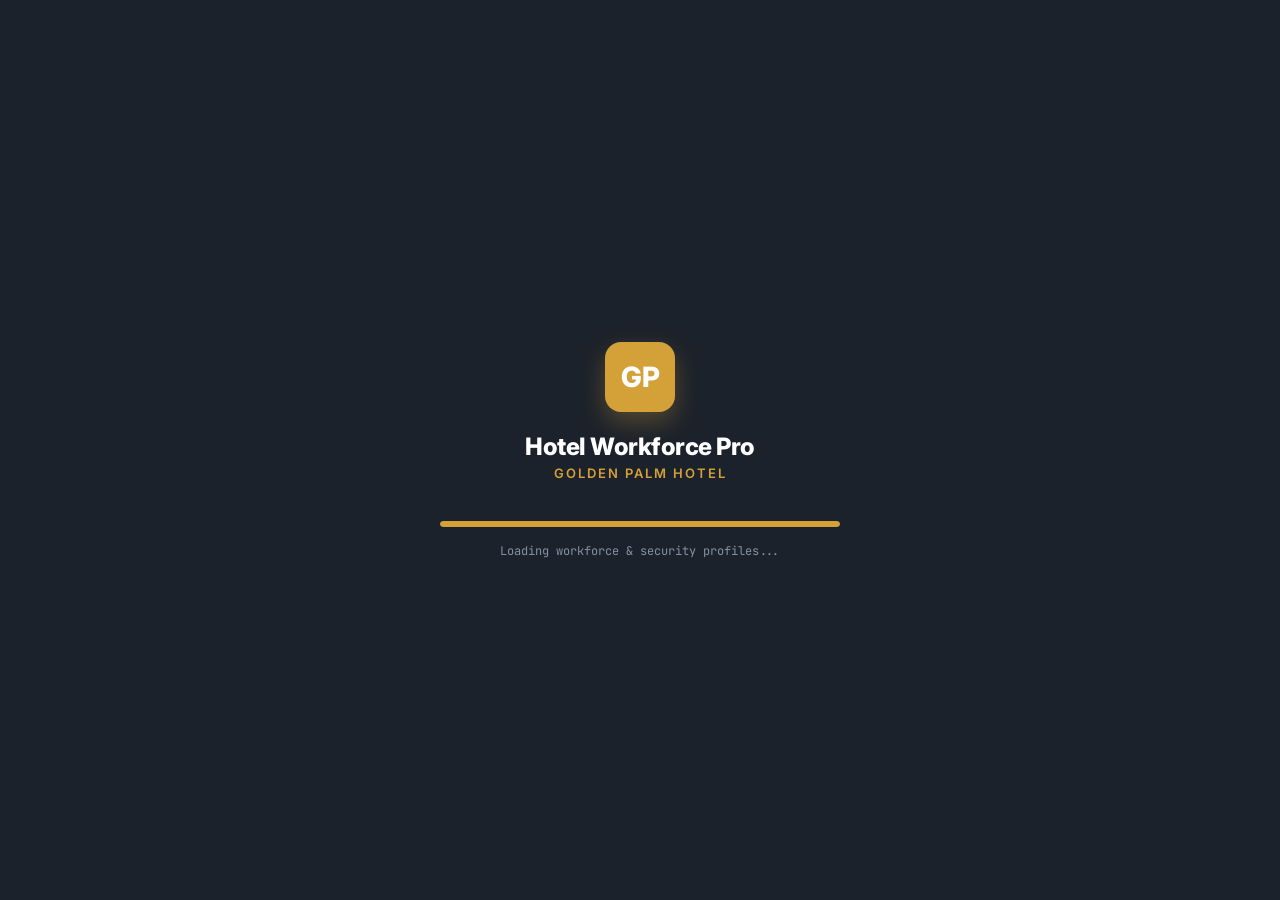
<file: splash.html>
<!DOCTYPE html>
<html lang="en">
<head>
    <meta charset="UTF-8">
    <meta name="viewport" content="width=device-width, initial-scale=1.0">
    <title>Loading - Hotel Workforce Pro</title>
    <link rel="stylesheet" href="https://cdnjs.cloudflare.com/ajax/libs/font-awesome/6.4.0/css/all.min.css">
    <link rel="stylesheet" href="https://fonts.googleapis.com/css2?family=Inter:wght@400;600;800&family=JetBrains+Mono:wght@400;500&display=swap">
    <style>
        :root {
            --sidebar-bg: #1c222b;
            --gold-primary: #d4a038;
            --text-dark: #1f2937;
        }
        * { box-sizing: border-box; margin: 0; padding: 0; font-family: 'Inter', sans-serif; }

        body {
            background-color: var(--sidebar-bg);
            height: 100vh;
            display: flex;
            flex-direction: column;
            align-items: center;
            justify-content: center;
            color: #ffffff;
            overflow: hidden;
        }

        .splash-container {
            text-align: center;
            max-width: 400px;
            width: 90%;
        }

        .logo-box {
            background-color: var(--gold-primary);
            color: #fff;
            font-weight: 800;
            font-size: 28px;
            width: 70px;
            height: 70px;
            border-radius: 16px;
            display: flex;
            align-items: center;
            justify-content: center;
            margin: 0 auto 20px;
            box-shadow: 0 10px 25px rgba(212, 160, 56, 0.3);
        }

        .brand-title {
            font-size: 24px;
            font-weight: 800;
            margin-bottom: 4px;
            letter-spacing: -0.5px;
        }

        .brand-subtitle {
            color: var(--gold-primary);
            font-size: 13px;
            text-transform: uppercase;
            letter-spacing: 2px;
            font-weight: 600;
            margin-bottom: 40px;
        }

        /* Loading Bar */
        .progress-track {
            width: 100%;
            height: 6px;
            background: #28303c;
            border-radius: 10px;
            overflow: hidden;
            margin-bottom: 16px;
        }

        .progress-fill {
            height: 100%;
            width: 0%;
            background: var(--gold-primary);
            border-radius: 10px;
            animation: fillProgress 2.2s cubic-bezier(0.4, 0, 0.2, 1) forwards;
        }

        .loading-status {
            font-family: 'JetBrains Mono', monospace;
            font-size: 12px;
            color: #8391a5;
        }

        @keyframes fillProgress {
            0% { width: 0%; }
            50% { width: 60%; }
            100% { width: 100%; }
        }
    </style>
</head>
<body>

<div class="splash-container">
    <div class="logo-box">GP</div>
    <div class="brand-title">Hotel Workforce Pro</div>
    <div class="brand-subtitle">Golden Palm Hotel</div>

    <div class="progress-track">
        <div class="progress-fill"></div>
    </div>
    <div class="loading-status" id="statusText">Initializing enterprise security modules...</div>
</div>

<script>
    const statusText = document.getElementById('statusText');

    setTimeout(() => {
        statusText.innerText = "Loading workforce & security profiles...";
    }, 800);

    setTimeout(() => {
        statusText.innerText = "Redirecting to authentication portal...";
    }, 1700);

    // Redirects to login.html after animation completes
    setTimeout(() => {
        window.location.href = "login.html";
    }, 2400);
</script>
</body>
</html>
</file>
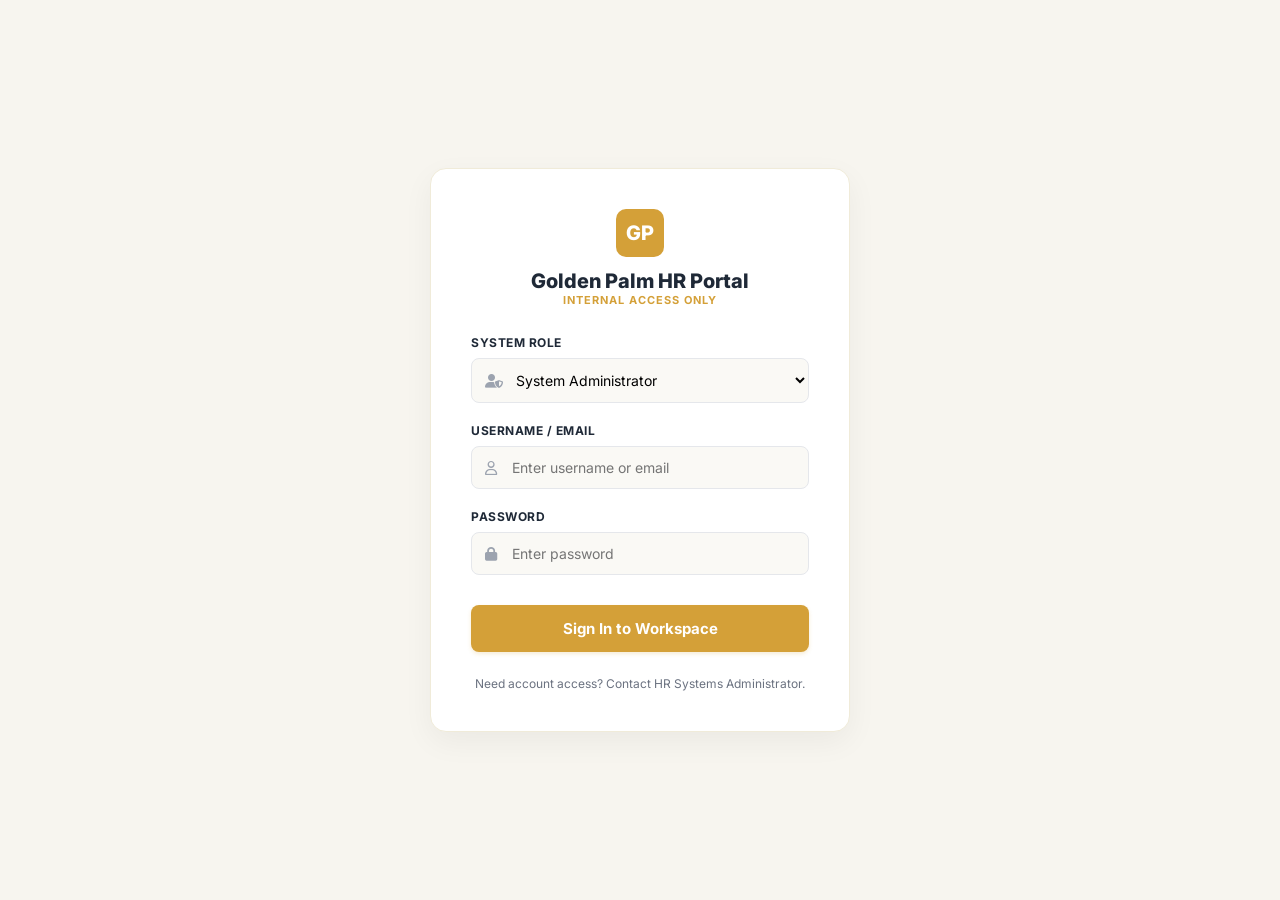
<file: user-access-administration.html>
<!DOCTYPE html>
<html lang="en">
<head>
    <meta charset="UTF-8">
    <script src="auth-guard.js"></script>
    <meta name="viewport" content="width=device-width, initial-scale=1.0">

    <title>User Access & Administration - Hotel Workforce Pro</title>

    <link rel="stylesheet"
          href="https://cdnjs.cloudflare.com/ajax/libs/font-awesome/6.4.0/css/all.min.css">

    <link rel="stylesheet"
          href="https://fonts.googleapis.com/css2?family=Inter:wght@300;400;500;600;700;800&family=JetBrains+Mono:wght@400;500;600;700&display=swap">

    <style>
        :root {
            --bg-main: #f8f6f0;
            --sidebar-bg: #1e232d;
            --sidebar-text: #9aa3b0;
            --sidebar-hover: #2a303c;
            --gold-primary: #d4a038;
            --gold-hover: #b88a2c;
            --gold-light: #fef8ec;
            --gold-border: #f3e6c8;
            --text-dark: #1f2937;
            --text-muted: #6b7280;
            --card-bg: #ffffff;
            --border-color: #f0ebd9;
            --green-badge-bg: #e8f5e9;
            --green-badge-text: #2e7d32;
            --red-badge-bg: #fde8e8;
            --red-badge-text: #c81e1e;
        }

        * {
            box-sizing: border-box;
            margin: 0;
            padding: 0;
            font-family: 'Inter', sans-serif;
            font-size: 15px;
        }

        body {
            background-color: var(--bg-main);
            color: var(--text-dark);
            display: flex;
            min-height: 100vh;
        }

        /* =========================
           SIDEBAR
        ========================= */

        .sidebar {
            width: 260px;
            background-color: var(--sidebar-bg);
            display: flex;
            flex-direction: column;
            justify-content: space-between;
            flex-shrink: 0;
        }

        .brand-header {
            padding: 24px 20px;
            display: flex;
            align-items: center;
            gap: 12px;
        }

        .logo-box {
            background-color: var(--gold-primary);
            color: #fff;
            font-weight: 800;
            font-size: 16px;
            width: 36px;
            height: 36px;
            border-radius: 8px;
            display: flex;
            align-items: center;
            justify-content: center;
        }

        .brand-title {
            color: #ffffff;
            font-weight: 700;
            font-size: 16px;
            line-height: 1.2;
        }

        .brand-subtitle {
            color: var(--gold-primary);
            font-size: 11px;
            text-transform: uppercase;
            letter-spacing: 0.5px;
            font-weight: 600;
        }

        .nav-section {
            padding: 10px 0;
        }

        .section-label {
            color: #586274;
            font-size: 11px;
            font-weight: 700;
            text-transform: uppercase;
            letter-spacing: 1px;
            padding: 12px 24px 6px;
        }

        .nav-item {
            display: flex;
            align-items: center;
            justify-content: space-between;
            padding: 12px 24px;
            color: var(--sidebar-text);
            text-decoration: none;
            font-weight: 500;
            transition: all 0.2s;
            cursor: pointer;
        }

        .nav-item:hover {
            background-color: var(--sidebar-hover);
            color: #ffffff;
        }

        .nav-item.active {
            background-color: rgba(212, 160, 56, 0.15);
            color: var(--gold-primary);
            border-left: 3px solid var(--gold-primary);
        }

        .nav-left {
            display: flex;
            align-items: center;
            gap: 12px;
        }

        .nav-left i {
            width: 18px;
            font-size: 16px;
            text-align: center;
        }

        .nav-tag {
            font-size: 10px;
            background: rgba(255, 255, 255, 0.1);
            padding: 2px 5px;
            border-radius: 4px;
            color: #8391a5;
            font-family: 'JetBrains Mono', monospace;
        }

        .sidebar-footer {
            padding: 20px 24px;
            border-top: 1px solid #2d3442;
            display: flex;
            align-items: center;
            gap: 12px;
        }

        .avatar {
            width: 36px;
            height: 36px;
            border-radius: 50%;
            background-color: #384252;
            color: var(--gold-primary);
            display: flex;
            align-items: center;
            justify-content: center;
            font-weight: 700;
            font-size: 13px;
        }

        .user-info {
            display: flex;
            flex-direction: column;
        }

        .user-name {
            color: #ffffff;
            font-size: 13px;
            font-weight: 600;
        }

        .user-role {
            color: var(--sidebar-text);
            font-size: 11px;
        }

        /* =========================
           MAIN CONTENT
        ========================= */

        .main-wrapper {
            flex-grow: 1;
            display: flex;
            flex-direction: column;
            overflow-x: hidden;
        }

        .top-navbar {
            height: 64px;
            padding: 0 36px;
            display: flex;
            align-items: center;
            justify-content: space-between;
            background-color: transparent;
        }

        .breadcrumb {
            font-size: 13px;
            color: var(--text-muted);
        }

        .breadcrumb span {
            color: var(--text-dark);
            font-weight: 600;
        }

        .top-actions {
            display: flex;
            align-items: center;
            gap: 20px;
        }

        .notification-btn {
            background: none;
            border: none;
            font-size: 18px;
            color: #4b5563;
            cursor: pointer;
        }

        .top-user-profile-container {
            position: relative;
        }

        .top-user-profile {
            display: flex;
            align-items: center;
            gap: 10px;
            cursor: pointer;
            padding: 4px 8px;
            border-radius: 8px;
            transition: background-color 0.2s;
        }

        .top-user-profile:hover {
            background-color: rgba(0, 0, 0, 0.04);
        }

        .profile-dropdown {
            display: none;
            position: absolute;
            top: calc(100% + 8px);
            right: 0;
            width: 210px;
            background-color: #ffffff;
            border: 1px solid var(--border-color);
            border-radius: 10px;
            box-shadow: 0 10px 25px rgba(0, 0, 0, 0.08);
            padding: 6px 0;
            z-index: 1000;
        }

        .profile-dropdown.show {
            display: block;
        }

        .dropdown-item {
            display: flex;
            align-items: center;
            gap: 10px;
            padding: 10px 16px;
            color: var(--text-dark);
            text-decoration: none;
            font-size: 13px;
            font-weight: 500;
            transition: background-color 0.2s;
        }

        .dropdown-item:hover {
            background-color: #f8fafc;
        }

        .dropdown-item.logout {
            color: #dc2626;
        }

        .dropdown-divider {
            height: 1px;
            background-color: var(--border-color);
            margin: 6px 0;
        }

        .content-container {
            padding: 10px 36px 40px;
        }

        .page-subtitle {
            color: var(--gold-primary);
            font-size: 12px;
            font-weight: 700;
            letter-spacing: 1.5px;
            text-transform: uppercase;
            margin-bottom: 4px;
        }

        .header-row {
            display: flex;
            justify-content: space-between;
            align-items: flex-end;
            margin-bottom: 8px;
        }

        .page-title {
            font-size: 30px;
            font-weight: 800;
            color: var(--text-dark);
            letter-spacing: -0.5px;
        }

        .page-description {
            color: var(--text-muted);
            font-size: 14px;
            margin-bottom: 28px;
        }

        .btn-action {
            background-color: var(--gold-primary);
            color: #ffffff;
            border: none;
            padding: 10px 20px;
            border-radius: 8px;
            font-weight: 600;
            font-size: 14px;
            cursor: pointer;
            display: flex;
            align-items: center;
            gap: 8px;
            box-shadow: 0 2px 4px rgba(212, 160, 56, 0.2);
            transition: background 0.2s;
        }

        .btn-action:hover {
            background-color: var(--gold-hover);
        }

        /* =========================
           STATS
        ========================= */

        .stats-grid {
            display: grid;
            grid-template-columns: repeat(4, 1fr);
            gap: 18px;
            margin-bottom: 28px;
        }

        .stat-card {
            background: var(--card-bg);
            border-radius: 12px;
            padding: 22px;
            border: 1px solid var(--border-color);
            position: relative;
            box-shadow: 0 1px 3px rgba(0, 0, 0, 0.02);
        }

        .stat-label {
            font-family: 'JetBrains Mono', monospace;
            font-size: 12px;
            color: #888;
            letter-spacing: 1px;
            text-transform: uppercase;
            margin-bottom: 16px;
        }

        .stat-value {
            font-size: 32px;
            font-weight: 700;
            color: var(--text-dark);
            line-height: 1;
            margin-bottom: 12px;
        }

        .stat-desc {
            font-size: 12px;
            color: #888;
        }

        .stat-icon-wrapper {
            position: absolute;
            top: 20px;
            right: 20px;
            width: 36px;
            height: 36px;
            border-radius: 8px;
            background-color: var(--gold-light);
            color: var(--gold-primary);
            display: flex;
            align-items: center;
            justify-content: center;
        }

        /* =========================
           PANELS
        ========================= */

        .bottom-grid {
            display: grid;
            grid-template-columns: 2fr 1fr;
            gap: 24px;
        }

        .panel-box {
            background: var(--card-bg);
            border-radius: 12px;
            border: 1px solid var(--border-color);
            padding: 24px;
            box-shadow: 0 1px 3px rgba(0, 0, 0, 0.02);
        }

        .panel-header {
            margin-bottom: 20px;
        }

        .panel-title {
            font-size: 16px;
            font-weight: 700;
            color: var(--text-dark);
            margin-bottom: 4px;
        }

        .panel-sub {
            font-size: 13px;
            color: var(--text-muted);
        }

        /* =========================
           TABLE
        ========================= */

        .table-wrapper {
            overflow-x: auto;
        }

        .data-table {
            width: 100%;
            border-collapse: collapse;
        }

        .data-table th {
            font-family: 'JetBrains Mono', monospace;
            font-size: 11px;
            text-transform: uppercase;
            letter-spacing: 0.8px;
            color: #888;
            text-align: left;
            padding: 12px 14px;
            border-bottom: 1px solid #f0f0f0;
            background-color: #faf9f6;
            white-space: nowrap;
        }

        .data-table td {
            padding: 16px 14px;
            border-bottom: 1px solid #f5f5f5;
            vertical-align: middle;
            font-size: 13px;
        }

        .user-cell {
            display: flex;
            align-items: center;
            gap: 12px;
        }

        .user-avatar {
            width: 36px;
            height: 36px;
            border-radius: 50%;
            background-color: #f3e8d3;
            color: #92630d;
            font-weight: 700;
            font-size: 12px;
            display: flex;
            align-items: center;
            justify-content: center;
            flex-shrink: 0;
        }

        .user-details .name {
            font-weight: 600;
            color: var(--text-dark);
            font-size: 14px;
        }

        .user-details .sub {
            font-size: 11px;
            color: #9ca3af;
        }

        .mono-text {
            font-family: 'JetBrains Mono', monospace;
            font-size: 12px;
            color: #4b5563;
        }

        .linked-employee {
            font-size: 12px;
            color: #4b5563;
        }

        .linked-employee.none {
            color: #9ca3af;
            font-style: italic;
        }

        .badge {
            display: inline-flex;
            align-items: center;
            gap: 5px;
            padding: 4px 10px;
            border-radius: 20px;
            font-size: 11px;
            font-weight: 600;
            font-family: 'JetBrains Mono', monospace;
        }

        .badge-active {
            background-color: var(--green-badge-bg);
            color: var(--green-badge-text);
        }

        .badge-inactive {
            background-color: var(--red-badge-bg);
            color: var(--red-badge-text);
        }

        .badge::before {
            content: '';
            width: 6px;
            height: 6px;
            border-radius: 50%;
            background-color: currentColor;
        }

        .action-btns {
            display: flex;
            gap: 12px;
        }

        .action-icon {
            color: #9ca3af;
            cursor: pointer;
            font-size: 15px;
            transition: color 0.2s;
        }

        .action-icon:hover {
            color: var(--text-dark);
        }

        /* =========================
           ROLE LIST
        ========================= */

        .role-list {
            display: flex;
            flex-direction: column;
            gap: 16px;
        }

        .role-item {
            display: flex;
            justify-content: space-between;
            align-items: flex-start;
            padding-bottom: 16px;
            border-bottom: 1px solid #f3f3f3;
        }

        .role-item:last-child {
            border-bottom: none;
            padding-bottom: 0;
        }

        .role-info {
            display: flex;
            gap: 10px;
        }

        .role-dot {
            width: 8px;
            height: 8px;
            border-radius: 50%;
            background-color: var(--gold-primary);
            margin-top: 6px;
        }

        .role-title {
            font-weight: 600;
            font-size: 14px;
            color: var(--text-dark);
        }

        .role-desc {
            font-size: 12px;
            color: var(--text-muted);
        }

        .role-count {
            font-family: 'JetBrains Mono', monospace;
            font-size: 13px;
            color: var(--text-dark);
        }

        /* =========================
           BACKUP
        ========================= */

        .backup-status-box {
            background-color: #f9f7f2;
            border-radius: 8px;
            padding: 14px;
            display: flex;
            align-items: center;
            gap: 12px;
            margin-bottom: 16px;
            font-size: 13px;
            color: #555;
        }

        .backup-status-box i {
            color: var(--gold-primary);
        }

        .btn-backup {
            width: 100%;
            background-color: #ffffff;
            border: 1px solid var(--border-color);
            padding: 10px;
            border-radius: 8px;
            font-weight: 600;
            font-size: 13px;
            color: var(--text-dark);
            cursor: pointer;
            transition: background-color 0.2s;
        }

        .btn-backup:hover {
            background-color: #fcfbfa;
        }

        /* =========================
           MODAL
        ========================= */

        .modal {
            display: none;
            position: fixed;
            top: 0;
            left: 0;
            width: 100%;
            height: 100%;
            background: rgba(0, 0, 0, 0.45);
            align-items: center;
            justify-content: center;
            z-index: 1000;
        }

        .modal-content {
            background: #fff;
            padding: 28px;
            border-radius: 12px;
            width: 440px;
            max-width: 90%;
            max-height: 90vh;
            overflow-y: auto;
            box-shadow: 0 10px 25px rgba(0,0,0,0.15);
        }

        .modal-header {
            font-weight: 700;
            font-size: 18px;
            margin-bottom: 8px;
        }

        .modal-subtext {
            font-size: 13px;
            color: var(--text-muted);
            margin-bottom: 20px;
        }

        .form-group {
            margin-bottom: 14px;
        }

        .form-group label {
            display: block;
            font-size: 12px;
            font-weight: 600;
            color: var(--text-dark);
            margin-bottom: 6px;
            text-transform: uppercase;
        }

        .form-control {
            width: 100%;
            padding: 10px 12px;
            border: 1px solid var(--border-color);
            border-radius: 6px;
            font-size: 14px;
            outline: none;
            background: #fff;
        }

        .form-control:focus {
            border-color: var(--gold-primary);
        }

        .employee-help {
            margin-top: 5px;
            font-size: 11px;
            color: var(--text-muted);
            line-height: 1.4;
        }

        .modal-footer {
            display: flex;
            justify-content: flex-end;
            gap: 10px;
            margin-top: 20px;
        }

        .btn-cancel {
            background: #f3f4f6;
            color: #374151;
            border: none;
            padding: 9px 18px;
            border-radius: 6px;
            cursor: pointer;
            font-weight: 600;
        }

        .btn-confirm {
            background: var(--gold-primary);
            color: #fff;
            border: none;
            padding: 9px 18px;
            border-radius: 6px;
            cursor: pointer;
            font-weight: 600;
        }

        .btn-confirm:hover {
            background: var(--gold-hover);
        }

        @media (max-width: 1100px) {
            .stats-grid {
                grid-template-columns: repeat(2, 1fr);
            }

            .bottom-grid {
                grid-template-columns: 1fr;
            }
        }

        @media (max-width: 800px) {
            .sidebar {
                display: none;
            }

            .content-container {
                padding: 20px;
            }

            .top-navbar {
                padding: 0 20px;
            }
        }
    </style>
</head>

<body>

<!-- =========================================================
     SIDEBAR
========================================================= -->

<aside class="sidebar">

    <div>

        <div class="brand-header">
            <div class="logo-box">GP</div>

            <div>
                <div class="brand-title">Hotel Workforce Pro</div>
                <div class="brand-subtitle">Golden Palm Hotel</div>
            </div>
        </div>

        <div class="nav-section">

            <div class="section-label">WORKSPACE</div>

            <a href="index.html" class="nav-item">
                <div class="nav-left">
                    <i class="fa-solid fa-border-all"></i>
                    Dashboard
                </div>
            </a>

            <a href="user-access-administration.html"
               class="nav-item active">

                <div class="nav-left">
                    <i class="fa-solid fa-shield-halved"></i>
                    User Access & Administration
                </div>

                <span class="nav-tag">M1</span>
            </a>

            <a href="employee-profiles.html" class="nav-item">
                <div class="nav-left">
                    <i class="fa-solid fa-user-group"></i>
                    Employee Profiles
                </div>
                <span class="nav-tag">M2</span>
            </a>

            <a href="attendance-time-tracking.html" class="nav-item">
                <div class="nav-left">
                    <i class="fa-solid fa-calendar-days"></i>
                    Attendance & Time Tracking
                </div>
                <span class="nav-tag">M3</span>
            </a>

            <a href="leave-management.html" class="nav-item">
                <div class="nav-left">
                    <i class="fa-regular fa-clipboard"></i>
                    Leave Management
                </div>
                <span class="nav-tag">M4</span>
            </a>

            <a href="payroll-payslip-processing.html" class="nav-item">
                <div class="nav-left">
                    <i class="fa-solid fa-file-invoice-dollar"></i>
                    Payroll & Payslip Processing
                </div>
                <span class="nav-tag">M5</span>
            </a>

            <a href="performance-management.html" class="nav-item">
                <div class="nav-left">
                    <i class="fa-solid fa-clipboard-check"></i>
                    Performance Management
                </div>
                <span class="nav-tag">M6</span>
            </a>

            <a href="reporting-analytics.html" class="nav-item">
                <div class="nav-left">
                    <i class="fa-solid fa-chart-line"></i>
                    Reporting & Analytics
                </div>
                <span class="nav-tag">M7</span>
            </a>

        </div>

        <div class="nav-section">

            <div class="section-label">PERSONAL</div>

            <a href="my-profile.html" class="nav-item">
                <div class="nav-left">
                    <i class="fa-regular fa-user"></i>
                    My Profile
                </div>
            </a>

            <a href="account-security.html" class="nav-item">
                <div class="nav-left">
                    <i class="fa-solid fa-lock"></i>
                    Account Security
                </div>
            </a>

        </div>

    </div>

    <div class="sidebar-footer">

        <div class="avatar">DJ</div>

        <div class="user-info">
            <div class="user-name">Dilhani Jayasinghe</div>
            <div class="user-role">System Admin</div>
        </div>

    </div>

</aside>


<!-- =========================================================
     MAIN
========================================================= -->

<main class="main-wrapper">

    <header class="top-navbar">

        <div class="breadcrumb">
            Golden Palm /
            <span>User Access & Administration</span>
        </div>

        <div class="top-actions">

            <button class="notification-btn"
                    onclick="alert('System notifications are up to date.')">
                <i class="fa-regular fa-bell"></i>
            </button>

            <div class="top-user-profile-container">

                <div class="top-user-profile"
                     onclick="toggleProfileDropdown(event)">

                    <div style="text-align: right;">
                        <div style="font-size: 13px; font-weight: 600;">
                            Dilhani Jayasinghe
                        </div>

                        <div style="font-size: 11px; color: var(--text-muted);">
                            System Admin
                        </div>
                    </div>

                    <div class="avatar"
                         style="background-color: #e5e7eb; color: #4b5563;">
                        DJ
                    </div>

                    <i class="fa-solid fa-chevron-down"
                       style="font-size: 11px; color: #9ca3af;">
                    </i>

                </div>

                <div class="profile-dropdown" id="profileDropdown">

                    <a href="my-profile.html" class="dropdown-item">
                        <i class="fa-regular fa-user"></i>
                        My Profile
                    </a>

                    <a href="account-security.html" class="dropdown-item">
                        <i class="fa-solid fa-lock"></i>
                        Account Settings
                    </a>

                    <div class="dropdown-divider"></div>

                    <a href="#"
                       class="dropdown-item logout"
                       onclick="handleLogout(event)">
                        <i class="fa-solid fa-right-from-bracket"></i>
                        Log Out
                    </a>

                </div>

            </div>

        </div>

    </header>


    <section class="content-container">

        <div class="page-subtitle">
            MODULE 1 - ACCESS ADMINISTRATION
        </div>

        <div class="header-row">

            <h1 class="page-title">
                User Access & Administration
            </h1>

            <div style="display: flex; gap: 10px;">

                <button class="btn-action"
                        onclick="openAuditLogsModal()"
                        style="background-color: #1e232d;">

                    <i class="fa-solid fa-history"></i>
                    View Audit Logs

                </button>

                <button class="btn-action"
                        onclick="openAddUserModal()">

                    <i class="fa-solid fa-plus"></i>
                    Add user

                </button>

            </div>

        </div>

        <p class="page-description">
            A controlled view of accounts, roles and the audit trail behind the workforce workspace.
        </p>


        <!-- =====================================================
             STAT CARDS
        ====================================================== -->

        <div class="stats-grid">

            <div class="stat-card">

                <div class="stat-label">
                    TOTAL ACCOUNTS
                </div>

                <div class="stat-value" id="totalAccounts">
                    0
                </div>

                <div class="stat-desc">
                    Across all roles
                </div>

                <div class="stat-icon-wrapper">
                    <i class="fa-solid fa-user-group"></i>
                </div>

            </div>


            <div class="stat-card">

                <div class="stat-label">
                    ACTIVE USERS
                </div>

                <div class="stat-value" id="activeUsers">
                    0
                </div>

                <div class="stat-desc">
                    Access currently enabled
                </div>

                <div class="stat-icon-wrapper">
                    <i class="fa-regular fa-circle-check"></i>
                </div>

            </div>


            <div class="stat-card">

                <div class="stat-label">
                    INACTIVE USERS
                </div>

                <div class="stat-value" id="inactiveUsers">
                    0
                </div>

                <div class="stat-desc"
                     style="color: var(--gold-primary);">
                    Awaiting review
                </div>

                <div class="stat-icon-wrapper">
                    <i class="fa-solid fa-lock"></i>
                </div>

            </div>


            <div class="stat-card">

                <div class="stat-label">
                    ROLES DEFINED
                </div>

                <div class="stat-value">
                    05
                </div>

                <div class="stat-desc">
                    Role-based permissions
                </div>

                <div class="stat-icon-wrapper">
                    <i class="fa-shield-halved fa-solid"></i>
                </div>

            </div>

        </div>


        <!-- =====================================================
             MAIN GRID
        ====================================================== -->

        <div class="bottom-grid">

            <div>

                <div class="panel-box">

                    <div class="panel-header">

                        <div class="panel-title">
                            User accounts
                        </div>

                        <div class="panel-sub">
                            Manage access to Hotel Workforce Pro
                        </div>

                    </div>


                    <div class="table-wrapper">

                        <table class="data-table"
                               id="usersTable">

                            <thead>

                            <tr>

                                <th>FULL NAME</th>

                                <th>EMAIL / USERNAME</th>

                                <th>LINKED EMPLOYEE</th>

                                <th>ROLE</th>

                                <th>STATUS</th>

                                <th>LAST LOGIN</th>

                                <th>ACTIONS</th>

                            </tr>

                            </thead>

                            <tbody>
                            </tbody>

                        </table>

                    </div>

                </div>

            </div>


            <!-- =================================================
                 RIGHT SIDE
            ================================================== -->

            <div class="side-column">

                <div class="panel-box">

                    <div class="panel-header">

                        <div class="panel-title">
                            Role–based access control
                        </div>

                        <div class="panel-sub">
                            Permission groups in this workspace
                        </div>

                    </div>


                    <div class="role-list">

                        <div class="role-item">

                            <div class="role-info">

                                <div class="role-dot"></div>

                                <div>

                                    <div class="role-title">
                                        IT Admin
                                    </div>

                                    <div class="role-desc">
                                        All modules
                                    </div>

                                </div>

                            </div>

                            <div class="role-count"
                                 id="roleCountITAdmin">
                                0 users
                            </div>

                        </div>


                        <div class="role-item">

                            <div class="role-info">

                                <div class="role-dot"></div>

                                <div>

                                    <div class="role-title">
                                        HR Manager
                                    </div>

                                    <div class="role-desc">
                                        People, leave & reports
                                    </div>

                                </div>

                            </div>

                            <div class="role-count"
                                 id="roleCountHR">
                                0 users
                            </div>

                        </div>


                        <div class="role-item">

                            <div class="role-info">

                                <div class="role-dot"></div>

                                <div>

                                    <div class="role-title">
                                        Finance Manager
                                    </div>

                                    <div class="role-desc">
                                        Payroll & reports
                                    </div>

                                </div>

                            </div>

                            <div class="role-count"
                                 id="roleCountFinance">
                                0 users
                            </div>

                        </div>


                        <div class="role-item">

                            <div class="role-info">

                                <div class="role-dot"></div>

                                <div>

                                    <div class="role-title">
                                        Department Manager
                                    </div>

                                    <div class="role-desc">
                                        Team attendance & leave
                                    </div>

                                </div>

                            </div>

                            <div class="role-count"
                                 id="roleCountDepartment">
                                0 users
                            </div>

                        </div>


                        <div class="role-item">

                            <div class="role-info">

                                <div class="role-dot"></div>

                                <div>

                                    <div class="role-title">
                                        General Staff
                                    </div>

                                    <div class="role-desc">
                                        Employee-level access
                                    </div>

                                </div>

                            </div>

                            <div class="role-count"
                                 id="roleCountStaff">
                                0 users
                            </div>

                        </div>

                    </div>

                </div>


                <!-- BACKUP -->

                <div class="panel-box"
                     style="margin-top:24px;">

                    <div class="panel-header">

                        <div class="panel-title">
                            System backup & recovery
                        </div>

                    </div>

                    <div class="backup-status-box">

                        <i class="fa-solid fa-rotate"></i>

                        <span id="backupTimestamp">
                            Last local snapshot : Today, 06:00
                        </span>

                    </div>

                    <button class="btn-backup"
                            onclick="alert('System snapshot backup initialized successfully.')">

                        Backup now

                    </button>

                </div>

            </div>

        </div>

    </section>

</main>


<!-- =========================================================
     ADD / EDIT USER MODAL
========================================================= -->

<div class="modal" id="actionModal">

    <div class="modal-content">

        <div class="modal-header"
             id="modalTitle">
            Add New User
        </div>

        <div class="modal-subtext"
             id="modalSubtext">
            Create a new user profile and allocate workforce roles.
        </div>


        <div id="modalFormContainer">

            <!-- USERNAME -->

            <div class="form-group">

                <label>
                    Full Name / Username
                </label>

                <input type="text"
                       id="newUserName"
                       class="form-control"
                       placeholder="e.g. John Doe">

            </div>


            <!-- EMAIL -->

            <div class="form-group">

                <label>
                    Email
                </label>

                <input type="email"
                       id="newUserEmail"
                       class="form-control"
                       placeholder="john.d@goldenpalm.lk">

            </div>


            <!-- ROLE -->

            <div class="form-group">

                <label>
                    Role
                </label>

                <select id="newUserRole"
                        class="form-control">

                    <option value="IT Admin">
                        IT Admin
                    </option>

                    <option value="HR Manager">
                        HR Manager
                    </option>

                    <option value="Finance Manager">
                        Finance Manager
                    </option>

                    <option value="Department Manager">
                        Department Manager
                    </option>

                    <option value="General Staff">
                        General Staff
                    </option>

                </select>

            </div>


            <!-- EMPLOYEE LINK -->

            <div class="form-group">

                <label>
                    Link to Employee
                </label>

                <select id="newUserEmployee"
                        class="form-control">

                    <option value="">
                        No linked employee
                    </option>

                </select>

                <div class="employee-help">
                    Link this account to an existing employee record.
                    Employee records are shared with Attendance, Leave,
                    Payroll and Performance.
                </div>

            </div>

        </div>


        <div class="modal-footer">

            <button class="btn-cancel"
                    onclick="closeModal()">

                Cancel

            </button>

            <button class="btn-confirm"
                    id="modalSubmitBtn"
                    onclick="handleModalSubmit()">

                Save User

            </button>

        </div>

    </div>

</div>


<!-- =========================================================
     AUDIT LOG MODAL
========================================================= -->

<div class="modal" id="auditModal">

    <div class="modal-content"
         style="width: 720px; max-width: 95%;">

        <div class="modal-header">
            System Audit Logs
        </div>

        <div class="modal-subtext">
            Recent administrative actions recorded in the database trail.
        </div>


        <div style="max-height: 380px;
                    overflow-y: auto;
                    border: 1px solid var(--border-color);
                    border-radius: 6px;">

            <table class="data-table"
                   id="auditTable"
                   style="margin: 0;">

                <thead>

                <tr>

                    <th>LOG ID</th>
                    <th>USER ID</th>
                    <th>ACTION DESCRIPTION</th>
                    <th>TIMESTAMP</th>

                </tr>

                </thead>

                <tbody id="auditTableBody">
                </tbody>

            </table>

        </div>


        <div class="modal-footer">

            <button class="btn-cancel"
                    onclick="closeAuditModal()">

                Close

            </button>

        </div>

    </div>

</div>


<script>

    /* =========================================================
       GLOBAL STATE
    ========================================================= */

    let currentModalMode = 'CREATE';

    let editingUserId = null;

    let usersList = [];

    let employeeList = [];

    /*
     * Map:
     * UserID -> Employee
     *
     * Built from the Employees endpoint because the database
     * relationship is Employees.UserID -> UserAccounts.UserID.
     */
    let userEmployeeMap = {};


    /* =========================================================
       PAGE INITIALIZATION
    ========================================================= */

    document.addEventListener("DOMContentLoaded", async function () {

        await loadEmployees();

        await loadUsers();

    });


    /* =========================================================
       PROFILE DROPDOWN
    ========================================================= */

    function toggleProfileDropdown(event) {

        event.stopPropagation();

        const dropdown =
            document.getElementById('profileDropdown');

        dropdown.classList.toggle('show');
    }


    window.addEventListener('click', function () {

        const dropdown =
            document.getElementById('profileDropdown');

        if (dropdown &&
            dropdown.classList.contains('show')) {

            dropdown.classList.remove('show');
        }

    });


    /* =========================================================
       LOGOUT
    ========================================================= */

    function handleLogout(event) {

        event.preventDefault();

        if (confirm('Are you sure you want to log out?')) {

            sessionStorage.clear();

            window.location.href = 'login.html';
        }
    }


    /* =========================================================
       LOAD EMPLOYEES
    ========================================================= */

    async function loadEmployees() {

        try {

            const response =
                await fetch('/api/employees', {
                    credentials: 'include'
                });

            if (!response.ok) {

                throw new Error(
                    `Employee request failed with status ${response.status}`
                );
            }

            employeeList =
                await response.json();

            userEmployeeMap = {};

            /*
             * Build employee -> user mapping.
             *
             * Employees.UserID is the actual FK relationship.
             */
            employeeList.forEach(employee => {

                if (employee.userId !== null &&
                    employee.userId !== undefined) {

                    userEmployeeMap[employee.userId] =
                        employee;
                }

            });

            populateEmployeeDropdown();

        } catch (error) {

            console.error(
                "Failed to load employees:",
                error
            );

            employeeList = [];

            userEmployeeMap = {};

            populateEmployeeDropdown();

        }

    }


    /* =========================================================
       POPULATE EMPLOYEE DROPDOWN
    ========================================================= */

    function populateEmployeeDropdown() {

        const select =
            document.getElementById('newUserEmployee');

        if (!select) return;

        select.innerHTML = '';

        const noEmployeeOption =
            document.createElement('option');

        noEmployeeOption.value = '';

        noEmployeeOption.textContent =
            'No linked employee';

        select.appendChild(noEmployeeOption);


        employeeList.forEach(employee => {

            /*
             * Only active employees should normally receive
             * new user accounts.
             *
             * Existing inactive employees remain visible
             * if they are already linked.
             */
            const option =
                document.createElement('option');

            option.value =
                employee.employeeId;

            const employeeCode =
                employee.employeeCode
                    ? employee.employeeCode
                    : `EMP-${employee.employeeId}`;

            option.textContent =
                `${employee.fullName} (${employeeCode})`;

            select.appendChild(option);

        });

    }


    /* =========================================================
       ADD USER MODAL
    ========================================================= */

    function openAddUserModal() {

        currentModalMode = 'CREATE';

        editingUserId = null;

        document.getElementById('modalTitle').innerText =
            "Add New User";

        document.getElementById('modalSubtext').innerText =
            "Create a new user profile and link it to an existing employee.";

        document.getElementById('modalFormContainer').style.display =
            "block";

        document.getElementById('newUserName').value =
            "";

        document.getElementById('newUserEmail').value =
            "";

        document.getElementById('newUserRole').value =
            "General Staff";

        document.getElementById('newUserEmployee').value =
            "";

        document.getElementById('modalSubmitBtn').innerText =
            "Save User";

        document.getElementById('actionModal').style.display =
            "flex";
    }


    /* =========================================================
       EDIT USER MODAL
    ========================================================= */

    function openEditUserModal(
        id,
        username,
        email,
        role
    ) {

        currentModalMode = 'EDIT';

        editingUserId = id;

        document.getElementById('modalTitle').innerText =
            "Edit User";

        document.getElementById('modalSubtext').innerText =
            "Update user details, role and employee association.";

        document.getElementById('modalFormContainer').style.display =
            "block";

        document.getElementById('newUserName').value =
            username || "";

        document.getElementById('newUserEmail').value =
            email === '—' ? '' : (email || "");

        /*
         * Correct old "Staff" values to the actual database role.
         */
        if (role === "Staff") {
            role = "General Staff";
        }

        document.getElementById('newUserRole').value =
            role || "General Staff";


        /*
         * Find employee currently linked to this UserID.
         */
        const linkedEmployee =
            userEmployeeMap[id];

        const employeeSelect =
            document.getElementById('newUserEmployee');

        if (linkedEmployee) {

            employeeSelect.value =
                linkedEmployee.employeeId;

        } else {

            employeeSelect.value =
                "";

        }


        document.getElementById('modalSubmitBtn').innerText =
            "Update User";

        document.getElementById('actionModal').style.display =
            "flex";
    }


    /* =========================================================
       CLOSE MODAL
    ========================================================= */

    function closeModal() {

        document.getElementById('actionModal').style.display =
            "none";
    }


    /* =========================================================
       MODAL SUBMIT
    ========================================================= */

    function handleModalSubmit() {

        if (currentModalMode === 'CREATE' ||
            currentModalMode === 'EDIT') {

            saveUser();

        } else {

            closeModal();
        }

    }


    /* =========================================================
       INITIALS
    ========================================================= */

    function getInitials(name) {

        if (!name) return "US";

        return name
            .split(' ')
            .filter(Boolean)
            .map(n => n[0])
            .join('')
            .toUpperCase()
            .substring(0, 2);
    }


    /* =========================================================
       ESCAPE HTML
       Prevents user-entered values from becoming HTML.
    ========================================================= */

    function escapeHtml(value) {

        if (value === null ||
            value === undefined) {

            return "";
        }

        return String(value)
            .replace(/&/g, "&amp;")
            .replace(/</g, "&lt;")
            .replace(/>/g, "&gt;")
            .replace(/"/g, "&quot;")
            .replace(/'/g, "&#039;");
    }


    /* =========================================================
       LOAD USERS
    ========================================================= */

    async function loadUsers() {

        const tableBody =
            document.querySelector("#usersTable tbody");

        if (!tableBody) return;

        try {

            const response =
                await fetch('/api/users', {
                    credentials: 'include'
                });

            if (!response.ok) {

                const errorText =
                    await response.text();

                throw new Error(
                    `Server status ${response.status}: ${errorText}`
                );
            }

            usersList =
                await response.json();

            tableBody.innerHTML = "";

            let activeCount = 0;

            let inactiveCount = 0;


            if (!usersList ||
                usersList.length === 0) {

                tableBody.innerHTML = `
                    <tr>
                        <td colspan="7"
                            style="text-align:center; padding:20px;">
                            No users found in database.
                        </td>
                    </tr>
                `;

                updateStatCards(0, 0, 0);

                updateRoleCounts([]);

                return;
            }


            usersList.forEach((u, idx) => {

                const userId =
                    u.userId;

                const username =
                    u.username || 'User';

                const email =
                    u.email || '—';

                let role =
                    u.role || 'General Staff';

                if (role === "Staff") {
                    role = "General Staff";
                }

                const status =
                    u.status || 'Active';

                const initials =
                    getInitials(username);

                const badgeClass =
                    status === 'Active'
                        ? 'badge-active'
                        : 'badge-inactive';


                if (status === 'Active') {
                    activeCount++;
                } else {
                    inactiveCount++;
                }


                const newStatus =
                    status === 'Active'
                        ? 'Inactive'
                        : 'Active';

                const toggleIcon =
                    status === 'Active'
                        ? 'fa-lock-open'
                        : 'fa-lock';

                const toggleTitle =
                    status === 'Active'
                        ? 'Deactivate Account'
                        : 'Activate Account';


                /*
                 * Find employee linked to this user.
                 */
                const linkedEmployee =
                    userEmployeeMap[userId];


                let employeeHtml;

                if (linkedEmployee) {

                    const employeeCode =
                        linkedEmployee.employeeCode
                            ? linkedEmployee.employeeCode
                            : `EMP-${linkedEmployee.employeeId}`;

                    employeeHtml = `
                        <div class="linked-employee">
                            ${escapeHtml(linkedEmployee.fullName)}
                            <div class="mono-text">
                                ${escapeHtml(employeeCode)}
                            </div>
                        </div>
                    `;

                } else {

                    employeeHtml = `
                        <span class="linked-employee none">
                            Not linked
                        </span>
                    `;
                }


                /*
                 * LastLogin is not currently returned by
                 * UserDAO.getAllUsers(), so don't display fake data.
                 */
                const lastLogin = "—";


                const safeUsername =
                    escapeHtml(username);

                const safeEmail =
                    escapeHtml(email);

                const safeRole =
                    escapeHtml(role);


                const tr =
                    document.createElement("tr");


                tr.innerHTML = `

                    <td>

                        <div class="user-cell">

                            <div class="user-avatar">
                                ${escapeHtml(initials)}
                            </div>

                            <div class="user-details">

                                <div class="name">
                                    ${safeUsername}
                                </div>

                                <div class="sub">
                                    Account ${escapeHtml(
                    userId || (idx + 1)
                )}
                                </div>

                            </div>

                        </div>

                    </td>


                    <td class="mono-text">
                        ${safeEmail}
                    </td>


                    <td>
                        ${employeeHtml}
                    </td>


                    <td style="color:#4b5563;">
                        ${safeRole}
                    </td>


                    <td>

                        <span class="badge ${badgeClass}">
                            ${escapeHtml(status)}
                        </span>

                    </td>


                    <td class="mono-text">
                        ${lastLogin}
                    </td>


                    <td>

                        <div class="action-btns">

                            <i
                                class="fa-solid ${toggleIcon} action-icon"
                                title="${toggleTitle}"
                                onclick="toggleUserStatus(
                                    ${Number(userId)},
                                    '${newStatus}'
                                )">
                            </i>


                            <i
                                class="fa-solid fa-key action-icon"
                                title="Reset Password"
                                onclick="resetUserPassword(
                                    ${Number(userId)}
                                )">
                            </i>


                            <i
                                class="fa-regular fa-pen-to-square action-icon"
                                title="Edit User"
                                onclick="openEditUserModal(
                                    ${Number(userId)},
                                    '${escapeJs(username)}',
                                    '${escapeJs(email)}',
                                    '${escapeJs(role)}'
                                )">
                            </i>


                            <i
                                class="fa-regular fa-trash-can action-icon"
                                title="Delete User"
                                onclick="deleteUserFromDB(
                                    ${Number(userId)}
                                )">
                            </i>

                        </div>

                    </td>
                `;


                tableBody.appendChild(tr);

            });


            updateStatCards(
                usersList.length,
                activeCount,
                inactiveCount
            );

            updateRoleCounts(usersList);


        } catch (err) {

            console.error(err);

            tableBody.innerHTML = `

                <tr>

                    <td colspan="7"
                        style="
                            text-align:center;
                            color:#dc2626;
                            padding:25px;
                            background:#fef2f2;
                        ">

                        <strong>
                            ⚠️ Failed to load users:
                        </strong>

                        ${escapeHtml(err.message)}

                        <br>

                        <span style="
                            font-size:12px;
                            color:#6b7280;
                        ">

                            Check if your Spring Boot backend
                            is running and connected to SQL Server.

                        </span>

                    </td>

                </tr>
            `;
        }

    }


    /* =========================================================
       ESCAPE JAVASCRIPT STRING
    ========================================================= */

    function escapeJs(value) {

        if (value === null ||
            value === undefined) {

            return "";
        }

        return String(value)
            .replace(/\\/g, '\\\\')
            .replace(/'/g, "\\'")
            .replace(/\r/g, "\\r")
            .replace(/\n/g, "\\n");
    }


    /* =========================================================
       STAT CARDS
    ========================================================= */

    function updateStatCards(
        total,
        active,
        inactive
    ) {

        document.getElementById('totalAccounts').innerText =
            total;

        document.getElementById('activeUsers').innerText =
            active;

        document.getElementById('inactiveUsers').innerText =
            inactive;
    }


    /* =========================================================
       ROLE COUNTS
    ========================================================= */

    function updateRoleCounts(users) {

        const counts = {
            "IT Admin": 0,
            "HR Manager": 0,
            "Finance Manager": 0,
            "Department Manager": 0,
            "General Staff": 0
        };


        users.forEach(user => {

            let role =
                user.role || "General Staff";

            if (role === "Staff") {
                role = "General Staff";
            }

            if (counts.hasOwnProperty(role)) {
                counts[role]++;
            }

        });


        document.getElementById('roleCountITAdmin').innerText =
            `${counts["IT Admin"]} users`;

        document.getElementById('roleCountHR').innerText =
            `${counts["HR Manager"]} users`;

        document.getElementById('roleCountFinance').innerText =
            `${counts["Finance Manager"]} users`;

        document.getElementById('roleCountDepartment').innerText =
            `${counts["Department Manager"]} users`;

        document.getElementById('roleCountStaff').innerText =
            `${counts["General Staff"]} users`;
    }


    /* =========================================================
       CREATE / UPDATE USER
    ========================================================= */

    async function saveUser() {

        const username =
            document.getElementById("newUserName")
                .value
                .trim();

        const email =
            document.getElementById("newUserEmail")
                .value
                .trim();

        const role =
            document.getElementById("newUserRole")
                .value;

        const employeeId =
            document.getElementById("newUserEmployee")
                .value;


        /* -----------------------------
           BASIC VALIDATION
        ----------------------------- */

        if (!username) {

            alert("Please enter a username.");

            return;
        }


        if (!email) {

            alert("Please enter an email address.");

            return;
        }


        if (!role) {

            alert("Please select a role.");

            return;
        }


        /*
         * For CREATE, an employee link is recommended,
         * but standalone accounts such as IT Admin can remain
         * unlinked.
         */
        if (currentModalMode === 'CREATE' &&
            !employeeId &&
            role !== 'IT Admin') {

            const proceed =
                confirm(
                    "This account will be created without a linked employee. " +
                    "It will not be connected to an employee profile. " +
                    "Do you want to continue?"
                );

            if (!proceed) {
                return;
            }
        }


        /* -----------------------------
           CREATE / UPDATE PAYLOAD
        ----------------------------- */

        const payload = {

            username: username,

            email: email,

            role: role,

            status: "Active",

            /*
             * Existing backend expects a password during creation.
             */
            password: "DefaultPassword123"
        };


        const url =
            currentModalMode === 'EDIT'
                ? `/api/users/${editingUserId}`
                : '/api/users';


        const method =
            currentModalMode === 'EDIT'
                ? 'PUT'
                : 'POST';


        try {

            const response =
                await fetch(url, {

                    method: method,

                    headers: {
                        'Content-Type':
                            'application/json'
                    },

                    credentials: 'include',

                    body:
                        JSON.stringify(payload)
                });


            if (!response.ok) {

                const errText =
                    await response.text();

                alert(
                    "Failed to save user: " +
                    errText
                );

                return;
            }


            /*
             * CREATE:
             *
             * Current backend returns only a success message,
             * not the new UserID.
             *
             * Therefore reload the users and identify the newly
             * created account using username + email.
             */
            if (currentModalMode === 'CREATE') {

                await loadEmployees();

                await loadUsers();


                if (employeeId) {

                    const refreshedUser =
                        usersList.find(user =>
                            String(user.username || "")
                                .toLowerCase() ===
                            username.toLowerCase()
                            &&
                            String(user.email || "")
                                .toLowerCase() ===
                            email.toLowerCase()
                        );


                    if (!refreshedUser ||
                        !refreshedUser.userId) {

                        alert(
                            "User was created, but the new UserID " +
                            "could not be identified for employee linking."
                        );

                        closeModal();

                        return;
                    }


                    await linkUserToEmployee(
                        refreshedUser.userId,
                        Number(employeeId)
                    );

                }

            } else {

                /*
                 * EDIT:
                 *
                 * If an employee was selected, link the account
                 * to that employee.
                 *
                 * We intentionally do not unlink when the user
                 * selects "No linked employee" because there is
                 * currently no unlink endpoint in UserController.
                 */
                if (employeeId) {

                    await linkUserToEmployee(
                        editingUserId,
                        Number(employeeId)
                    );
                }

            }


            closeModal();

            await loadEmployees();

            await loadUsers();


        } catch (err) {

            console.error(err);

            alert(
                "Server request failed. " +
                "Verify backend connection."
            );
        }

    }


    /* =========================================================
       LINK USER TO EMPLOYEE
    ========================================================= */

    async function linkUserToEmployee(
        userId,
        employeeId
    ) {

        if (!userId || !employeeId) {

            return false;
        }


        try {

            const response =
                await fetch(
                    `/api/users/${userId}/link-employee/${employeeId}`,
                    {
                        method: 'PUT',

                        credentials: 'include'
                    }
                );


            if (!response.ok) {

                const errorText =
                    await response.text();

                alert(
                    "User account was created/updated, " +
                    "but employee linking failed:\n\n" +
                    errorText
                );

                return false;
            }


            return true;


        } catch (error) {

            console.error(
                "Employee linking error:",
                error
            );

            alert(
                "User account was saved, but the employee " +
                "could not be linked."
            );

            return false;
        }

    }


    /* =========================================================
       TOGGLE STATUS
    ========================================================= */

    async function toggleUserStatus(
        userId,
        newStatus
    ) {

        if (!confirm(
            `Are you sure you want to change this account status to ${newStatus}?`
        )) {

            return;
        }


        try {

            const response =
                await fetch(
                    `/api/users/${userId}/status`,
                    {
                        method: 'PUT',

                        headers: {
                            'Content-Type':
                                'application/json'
                        },

                        credentials: 'include',

                        body:
                            JSON.stringify({
                                status: newStatus
                            })
                    }
                );


            if (response.ok) {

                await loadUsers();

            } else {

                const err =
                    await response.text();

                alert(
                    "Failed to update status: " +
                    err
                );
            }


        } catch (err) {

            alert(
                "Server connection error."
            );
        }

    }


    /* =========================================================
       RESET PASSWORD
    ========================================================= */

    async function resetUserPassword(userId) {

        if (!confirm(
            "Are you sure you want to reset this user's password " +
            "to the temporary default?"
        )) {

            return;
        }


        try {

            const response =
                await fetch(
                    `/api/users/${userId}/reset-password`,
                    {
                        method: 'PUT',
                        credentials: 'include'
                    }
                );


            if (response.ok) {

                const data =
                    await response.json();

                alert(
                    data.message ||
                    "Password reset successfully!"
                );


            } else {

                const err =
                    await response.text();

                alert(
                    "Failed to reset password: " +
                    err
                );
            }


        } catch (err) {

            alert(
                "Server connection error during password reset."
            );
        }

    }


    /* =========================================================
       DELETE USER
    ========================================================= */

    async function deleteUserFromDB(userId) {

        if (!confirm(
            "Are you sure you want to permanently delete this " +
            "user account from the database?"
        )) {

            return;
        }


        try {

            const response =
                await fetch(
                    `/api/users/${userId}`,
                    {
                        method: 'DELETE',
                        credentials: 'include'
                    }
                );


            if (response.ok) {

                await loadEmployees();

                await loadUsers();

            } else {

                const err =
                    await response.text();

                alert(
                    "Failed to delete user: " +
                    err
                );
            }


        } catch (err) {

            alert(
                "Server connection error during deletion."
            );
        }

    }


    /* =========================================================
       AUDIT LOGS
    ========================================================= */

    async function openAuditLogsModal() {

        try {

            const response =
                await fetch(
                    '/api/audit-logs',
                    {
                        credentials: 'include'
                    }
                );


            if (response.ok) {

                const logs =
                    await response.json();

                const tbody =
                    document.getElementById(
                        'auditTableBody'
                    );

                tbody.innerHTML = '';


                if (!logs ||
                    logs.length === 0) {

                    tbody.innerHTML = `

                        <tr>

                            <td colspan="4"
                                style="
                                    text-align:center;
                                    padding:20px;
                                ">

                                No audit logs found.

                            </td>

                        </tr>
                    `;

                } else {

                    logs.forEach(log => {

                        const tr =
                            document.createElement('tr');


                        tr.innerHTML = `

                            <td class="mono-text">
                                ${escapeHtml(log.logId)}
                            </td>

                            <td class="mono-text">
                                ${escapeHtml(log.userId)}
                            </td>

                            <td>
                                ${escapeHtml(
                            log.actionDescription
                        )}
                            </td>

                            <td class="mono-text"
                                style="font-size:11px;">

                                ${log.logTimestamp
                            ? new Date(
                                log.logTimestamp
                            ).toLocaleString()
                            : '—'}

                            </td>

                        `;


                        tbody.appendChild(tr);

                    });

                }


                document.getElementById(
                    'auditModal'
                ).style.display = 'flex';


            } else {

                alert(
                    'Failed to load audit logs from server.'
                );
            }


        } catch (err) {

            alert(
                'Error connecting to server for audit logs: ' +
                err.message
            );
        }

    }


    /* =========================================================
       CLOSE AUDIT MODAL
    ========================================================= */

    function closeAuditModal() {

        document.getElementById(
            'auditModal'
        ).style.display = 'none';
    }


    /* =========================================================
       CLOSE MODALS WHEN CLICKING BACKDROP
    ========================================================= */

    window.addEventListener('click', function (event) {

        const actionModal =
            document.getElementById('actionModal');

        const auditModal =
            document.getElementById('auditModal');


        if (event.target === actionModal) {

            closeModal();
        }


        if (event.target === auditModal) {

            closeAuditModal();
        }

    });

</script>

</body>
</html>
</file>
